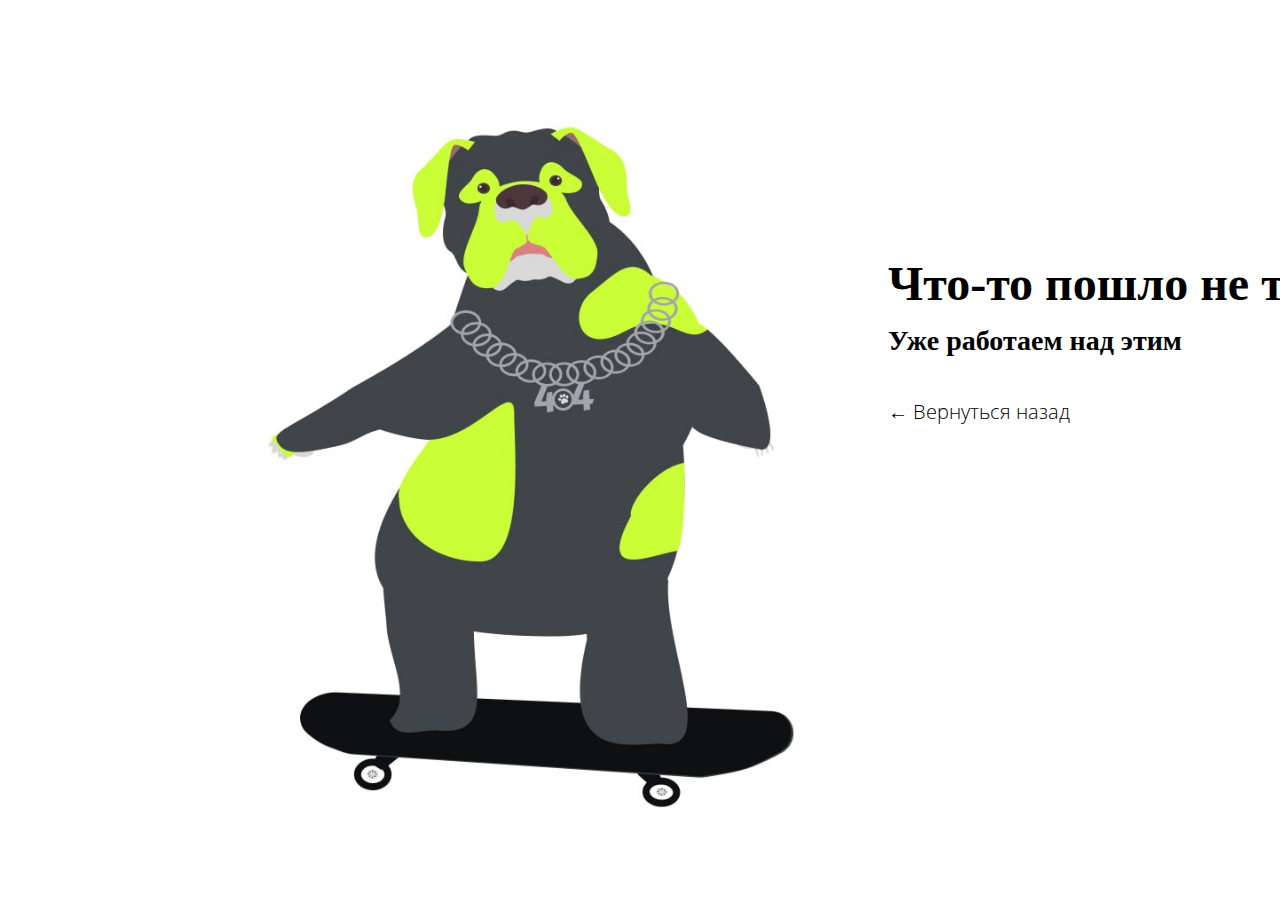
<file: 404/index.html>
<!DOCTYPE html>
<html lang="en">
    <head>
        <meta charset="UTF-8">
        <meta name="viewport" content="width=device-width, initial-scale=1.0">
        <link href="../404/style.css" rel="stylesheet">
        <title>404</title>
</head>
<body>
    <div class="container">
        <div class="photo">
        </div>
            
        <h3 class="what">Что-то пошло не так...</h3>
        <h5 class="wait">Уже работаем над этим</h5>
        <a href="../profile/profile-tasks.html" class="go">&larr; Вернуться назад</a>
    </div>


</body>
</html>
</file>
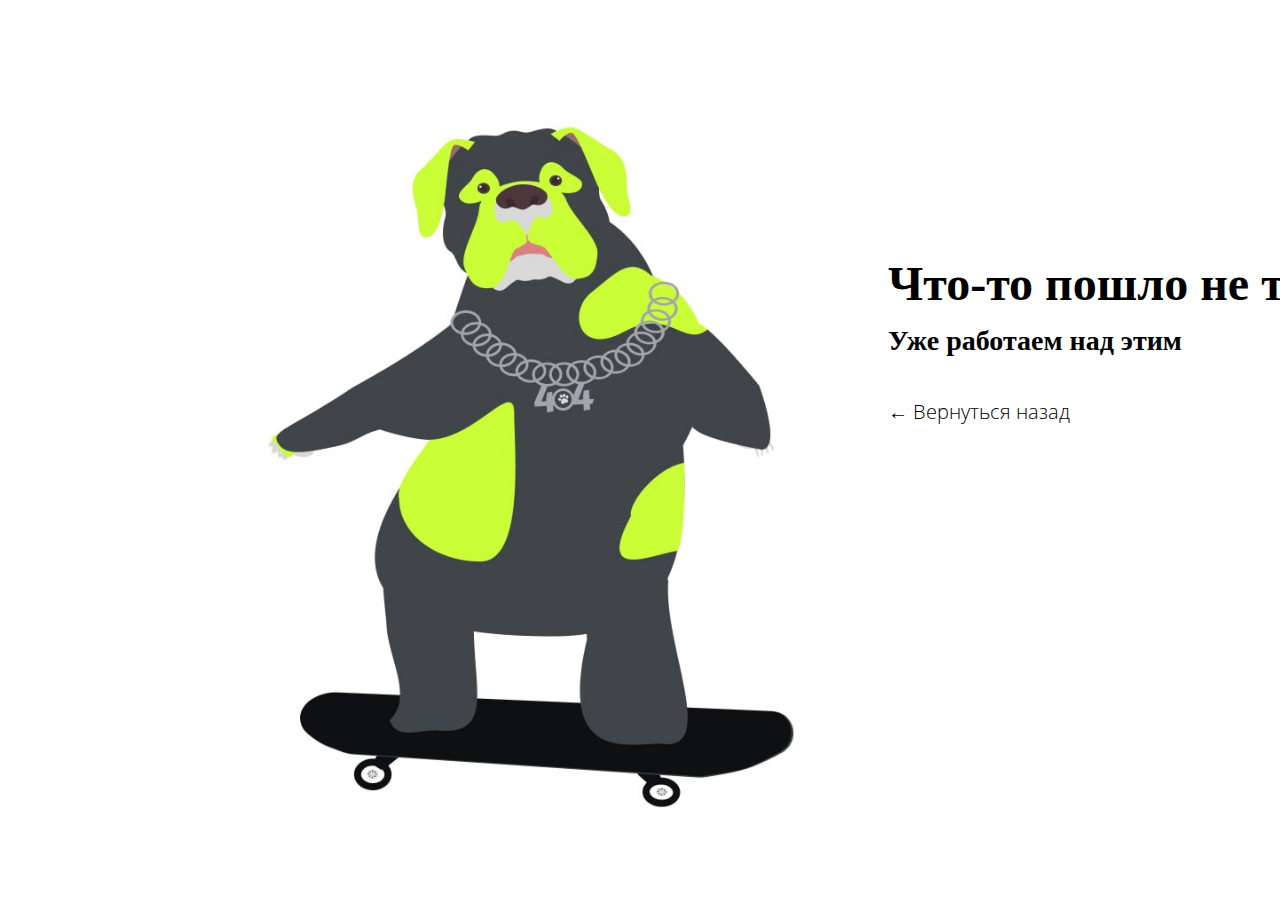
<file: 404log/index.html>
<!DOCTYPE html>
<html lang="en">
    <head>
        <meta charset="UTF-8">
        <meta name="viewport" content="width=device-width, initial-scale=1.0">
        <link href="../404/style.css" rel="stylesheet">
        <title>404</title>
</head>
<body>
    <div class="container">
        <div class="photo">
        </div>
            
        <h3 class="what">Что-то пошло не так...</h3>
        <h5 class="wait">Уже работаем над этим</h5>
        <a href="../login/index.html" class="go">&larr; Вернуться назад</a>
    </div>


</body>
</html>
</file>
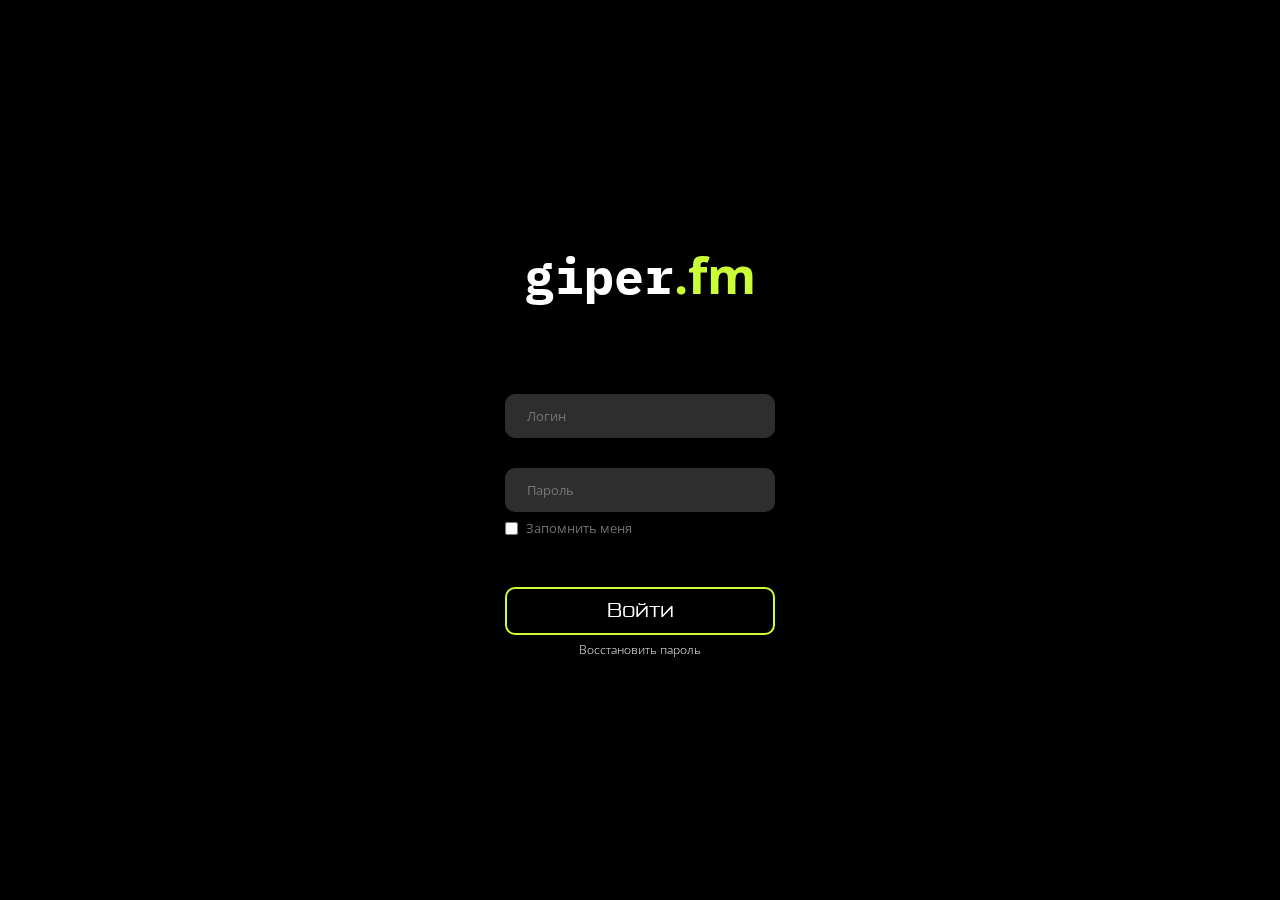
<file: login/index.html>
<!DOCTYPE html>
<html lang="ru">

<head>
    <meta charset="UTF-8">
    <meta name="viewport" content="width=device-width, initial-scale=1.0">
    <title>index</title>
    <link rel="stylesheet" href="../login/style.css" />
</head>

<body>
    <div class="container">
        <form action="../profile/profile-tasks.html">
            <h2>giper<span>.fm</span></h2>
            <div class="input-field">
                <input placeholder="Логин" type="text" required />
                <label class="label"></label>
            </div>
            <div class="input-field">
                <input id="password-input" placeholder="Пароль" type="password" required />
                <label class="label"></label>
            </div>
            
            <span class="error" id="error-message">Пароль введен неверно</span>

            <div class="forget">
                <label for="Save-login">
                    <input type="checkbox" id="Save-login" />
                    <p>Запомнить меня</p>
                </label>
            </div>
                    <button type="submit">Войти</button>
            <div>
                <a href="../404log/index.html">Восстановить пароль</a>
            </div>
            
            
        </form>
            </div>

    <script>
        document.querySelector('form').addEventListener('submit', function(event) {
            var passwordInput = document.getElementById('password-input');
            var errorMessage = document.getElementById('error-message');

            // Проверяем, правильный ли пароль
            if (passwordInput.value !== '1111') {
                errorMessage.style.display = 'block'; // Показываем сообщение об ошибке
                event.preventDefault(); // Предотвращаем отправку формы
            }
        });
    </script>
</body>

</html>
</file>
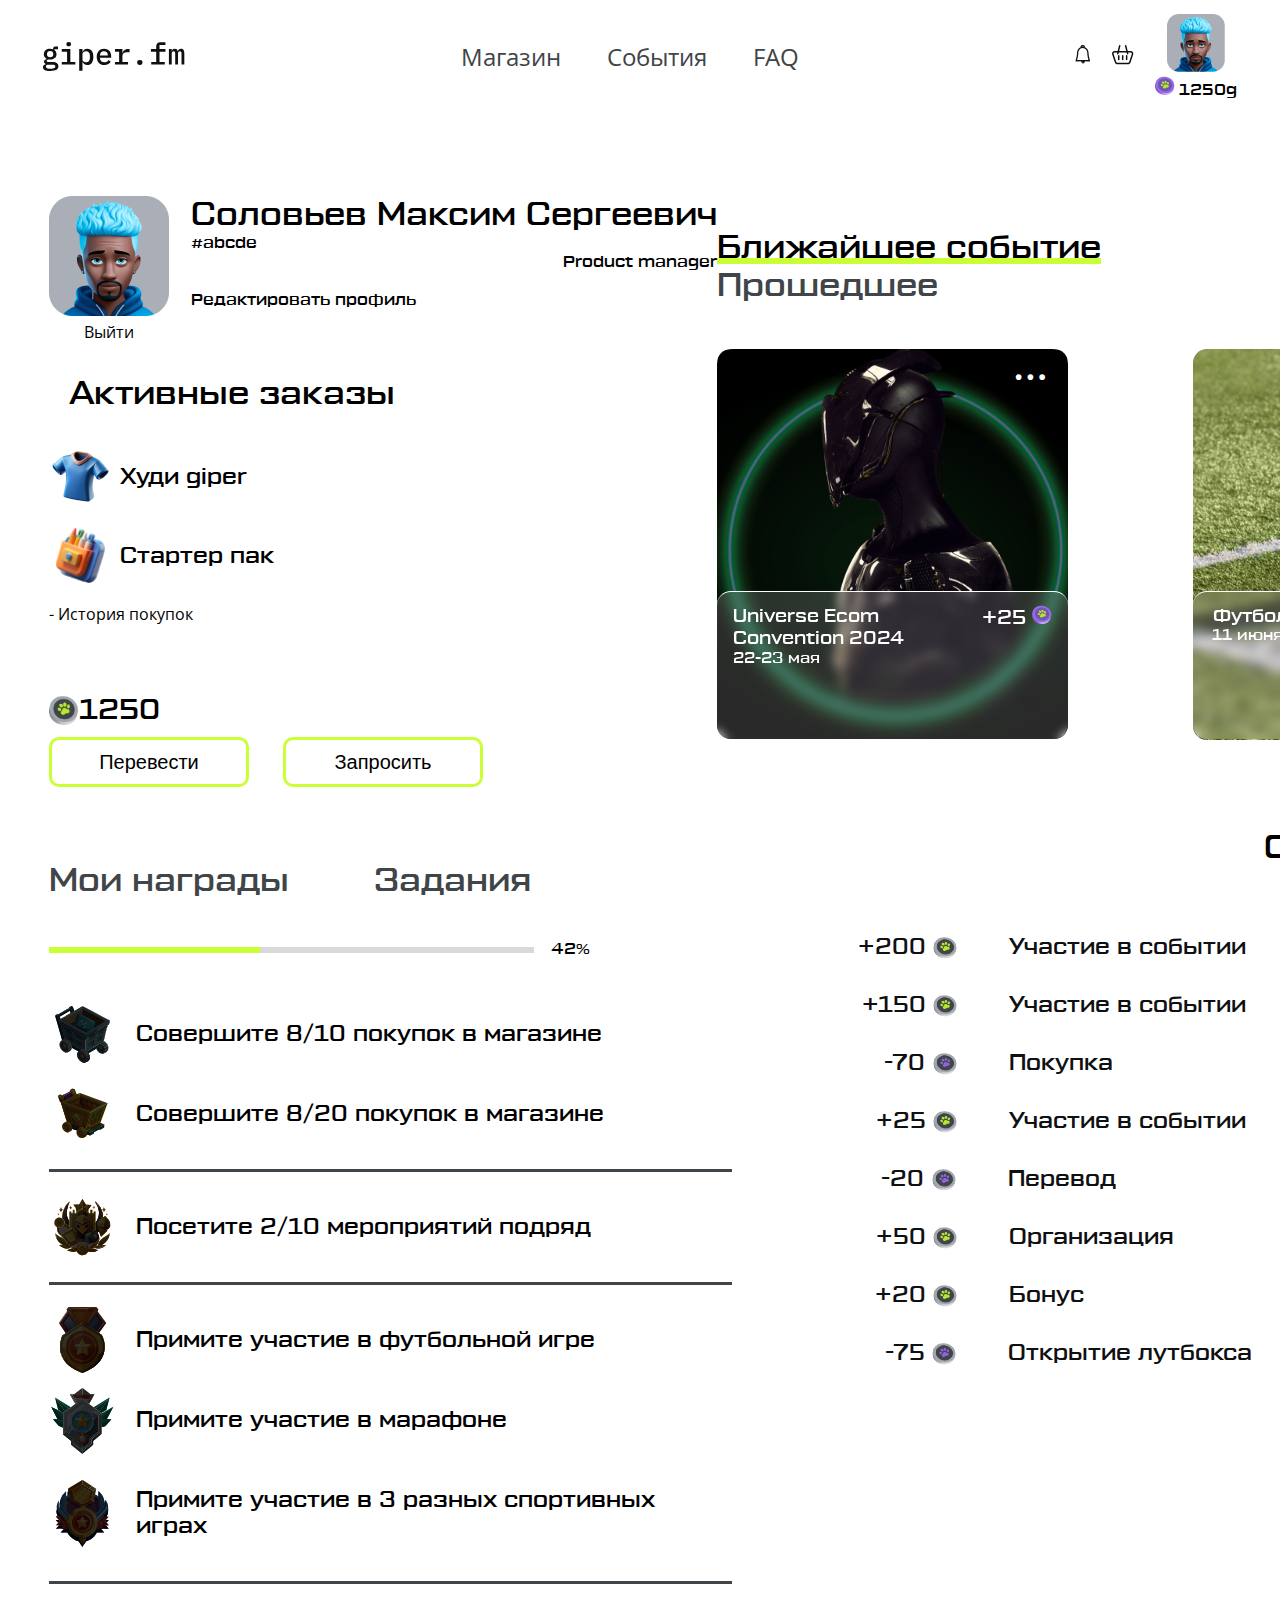
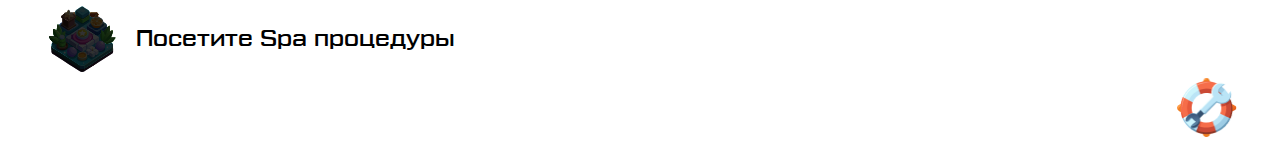
<file: profile/profile-tasks.html>
﻿<!DOCTYPE html>
<html lang="en">
<head>
    <meta charset="UTF-8">
    <meta name="viewport" content="width=device-width, initial-scale=1.0">
    <link rel="stylesheet" href="style.css">
    <title>Профиль Задания</title>
</head>
<body>
    <!-- Шапка -->
    <header>
        <!-- Логотип -->
        <div class="logo">
            <img src="img/logo.svg" alt="giper.fm">
        </div>

        <!-- Главное меню -->
        <nav class="main-menu">
            <a href="../404/index.html" class="nav">Магазин</a>
            <a href="../404/index.html" class="nav">События</a>
            <a href="../404/index.html" class="nav">FAQ</a>
        </nav>
        
        <!-- Меню справа -->
        <nav class="right-menu">
            <a href="../404/index.html" class="right"> <img src="img/icon-bell.svg" alt="Уведомления" width="16" height="19"> </a>
            <a href="../404/index.html" class="right"> <img src="img/icon-basket.svg" alt="Корзина" width="22" height="20"> </a>
            
            <!-- Аватарка и строка с деньгами -->
            <div class="avatar-and-money">
                <img class="avatar" src="img/profilepicture.png" alt="Аватарка">
                <div>
                    <img src="img/coin.png" width="20" height="19">
                    <span class="money">
                        <a href="../404/index.html">1250g</a>
                    </span>
                </div>
            </div>
        </nav>
    </header>



    <main>
        <!-- Столбец с профилем -->
        <div class="column-profile">
            <!-- Шапка профиля -->
            <div class="profile-header">
                <div class="avatar-and-exit">
                    <img src="img/profilepicture-mid.png" alt="Аватарка" width="120" height="120">
                    <br>
                    <a href="../login/index.html" class="quit">Выйти</a>
                </div>

                <div class="fio-block">
                    <span class="text-fio">Соловьев Максим Сергеевич</span> <br>
                    <span class="text-hashtag">#abcde</span> <br>
                    <span class="text-job">Product manager</span> <br>
                    <a href="../404/index.html" class="text-edit">Редактировать профиль</a>
                </div>
            </div>

            <!-- Активные заказы -->
            <div class="active-orders">
                <p class="text-active">Активные заказы</p>
                
                <div class="active-order">
                    <img src="img/t-shirt.png">
                    Худи giper
                </div>
                <div class="active-order">
                    <img src="img/kontsilaria.png">
                    Стартер пак
                </div>

                <a href="../404/index.html" class="text-history">- История покупок</a>
            </div>

            <!-- Блок финансов -->
            <div class="finance-block">
                <div class="finance-row">
                    <img src="img/money-green.png" width="30" height="30">
                    <span>1250</span>
                </div>

                <button class="finance-button">Перевести</button>
                <button class="finance-button">Запросить</button>
            </div>

            <!-- Задания -->
            <div class="tasks-block">
                <span class="text-tasks-title event-tab" id="tasks-link">Мои награды</span>
                <span class="text-tasks-title event-tab" id="achievements-link">Задания</span>
                
                <div class="progress-block">

                    <div class="progress-bar">
                        <div class="progress"></div>
                    </div>

                    <span class="text-progress">42%</span>
                </div>
            </div>

            <!-- Содержание заданий (Серый блок)-->
            <div class="tasks-content">
                <div class="work">
                    <div class="wowo">
                        <img class="img-work" src="../work-img/7.svg">
                        <p>Совершите 8/10 покупок в магазине</p>
                    </div>

                    <div class="wowo">
                        <img class="img-work" src="../work-img/6.svg">
                        <p>Совершите 8/20 покупок в магазине</p>
                    </div>

                    <div class="line"></div>

                    <div class="wowo">
                        <img class="img-work" src="../work-img/5.svg">
                        <p>Посетите 2/10 мероприятий подряд</p>
                    </div>

                    <div class="line"></div>

                    <div class="wowo">
                        <img class="img-work" src="../work-img/4.svg">
                        <p>Примите участие в футбольной игре</p>
                    </div>

                    <div class="wowo">
                        <img class="img-work" src="../work-img/3.svg">
                        <p>Примите участие в марафоне</p>
                    </div>

                    <div class="wowo">
                        <img class="img-work" src="../work-img/2.svg">
                        <p>Примите участие в 3 разных спортивных играх</p>
                    </div>

                    <div class="line"></div>

                    <div class="wowo">
                        <img class="img-work" src="../work-img/1.svg">
                        <p>Посетите Spa процедуры</p>
                    </div>


                </div>
            </div>
        </div>



        <!-- Столбец Ближайшие события -->
        <div class="column-events">
            <div class="events-header">
                <a class="text-events-title event-tab" id="upcoming-link" href="../404/index.html">Ближайшее событие</a>
                <a class="text-events-title event-tab" id="past-link" href="../404/index.html">Прошедшее</a>
            </div>



            <div class="events-body">
                <div class="event upcoming-event">
                    <img class="event-img1" src="img/event1.png" alt="Картинка события">    
                    <div class="event-dots1">...</div>
                    
                    <div class="event-info1">
                        <!-- Блок с информацией события -->
                        <span class="event-title1">
                            Universe Ecom <br>
                            Convention 2024
                        </span>
                        <br>
                        <span class="event-date1">22-23 мая</span>

                        <div class="event-profit1">
                            +25 
                            <img src="img/coin.png">
                        </div>
                    </div>
                </div>

                <div class="event upcoming-event" id="event2">
                    <img class="event-img2" src="img/event2.png" alt="Картинка события">    
                    
                    <div class="event-dots2">...</div>
                    
                    <div class="event-info2">
                        <span class="event-title2">
                            Футбольный матч
                        </span>
                        <br>
                        <span class="event-date2">11 июня | 17:00</span>

                        <div class="event-profit2">
                            +200
                        </div>
                    </div>
                </div>


                <div class="event past-event">
                    <img class="" alt="Картинка события">    
                    
                    <div class=""></div>
                    
                    <div class="">
                    </div>
                </div>
            </div>

            <div class="operations-block">




                <div class="frame">
                    <div class="text-tasks-title" style="text-align: right;">Операции</div>
                    <div class="div">
                        <div class="div-2">
                            <div class="text-wrapper-2">+200</div>
                            <img class="component" src="../work-img/green.svg">
                        </div>
                        <div class="text-wrapper-3">Участие в событии</div>
                    </div>
                    <div class="div-3">
                        <div class="div-2">
                            <div class="text-wrapper-2">+150</div>
                            <img class="component" src="../work-img/green.svg">
                        </div>
                        <div class="text-wrapper-3">Участие в событии</div>
                    </div>
                    <div class="div-4">
                        <div class="div-5">
                            <div class="text-wrapper-2">-70</div>
                            <img class="component" src="../work-img/fiol.svg">
                        </div>
                        <div class="text-wrapper-3">Покупка</div>
                    </div>
                    <div class="div-6">
                        <div class="div-2">
                            <div class="text-wrapper-2">+25</div>
                            <img class="component" src="../work-img/green.svg">
                        </div>
                        <div class="text-wrapper-3">Участие в событии</div>
                    </div>
                    <div class="div-7">
                        <div class="div-5">
                            <div class="text-wrapper-2">-20</div>
                            <img class="component" src="../work-img/fiol.svg">
                        </div>
                        <div class="text-wrapper-3">Перевод</div>
                    </div>
                    <div class="div-8">
                        <div class="div-2">
                            <div class="text-wrapper-2">+50</div>
                            <img class="component" src="../work-img/green.svg">
                        </div>
                        <div class="text-wrapper-3">Организация</div>
                    </div>
                    <div class="div-9">
                        <div class="div-2">
                            <div class="text-wrapper-2">+20</div>
                            <img class="component" src="../work-img/green.svg">
                        </div>
                        <div class="text-wrapper-3">Бонус</div>
                    </div>
                    <div class="div-10">
                        <div class="div-2">
                            <div class="text-wrapper-2">-75</div>
                            <img class="component" src="../work-img/fiol.svg">
                        </div>
                        <div class="text-wrapper-3">Открытие лутбокса</div>
                    </div>
                    <div class="text-wrapper-4">26.04.2024</div>
                    <div class="text-wrapper-5">07.05.2024</div>
                    <div class="text-wrapper-6">19.05.2024</div>
                    <div class="text-wrapper-7">22.05.2024</div>
                    <div class="text-wrapper-8">01.06.2024</div>
                    <div class="text-wrapper-9">14.06.2024</div>
                    <div class="text-wrapper-10">28.06.2024</div>
                    <div class="text-wrapper-11">10.07.2024</div>
                    <div class="group"><div class="rectangle"></div></div>
                </div>

            </div>
        </div>





        
    </main>


    <!-- Подвал -->
    <footer>
        <a href="../404/index.html">
            <img src="img/footer-icon.png" alt="Поддержка" width="60" height="60">
        </a>
    </footer>
<script src="../profile/in.js"></script>
</body>
</html>
</file>
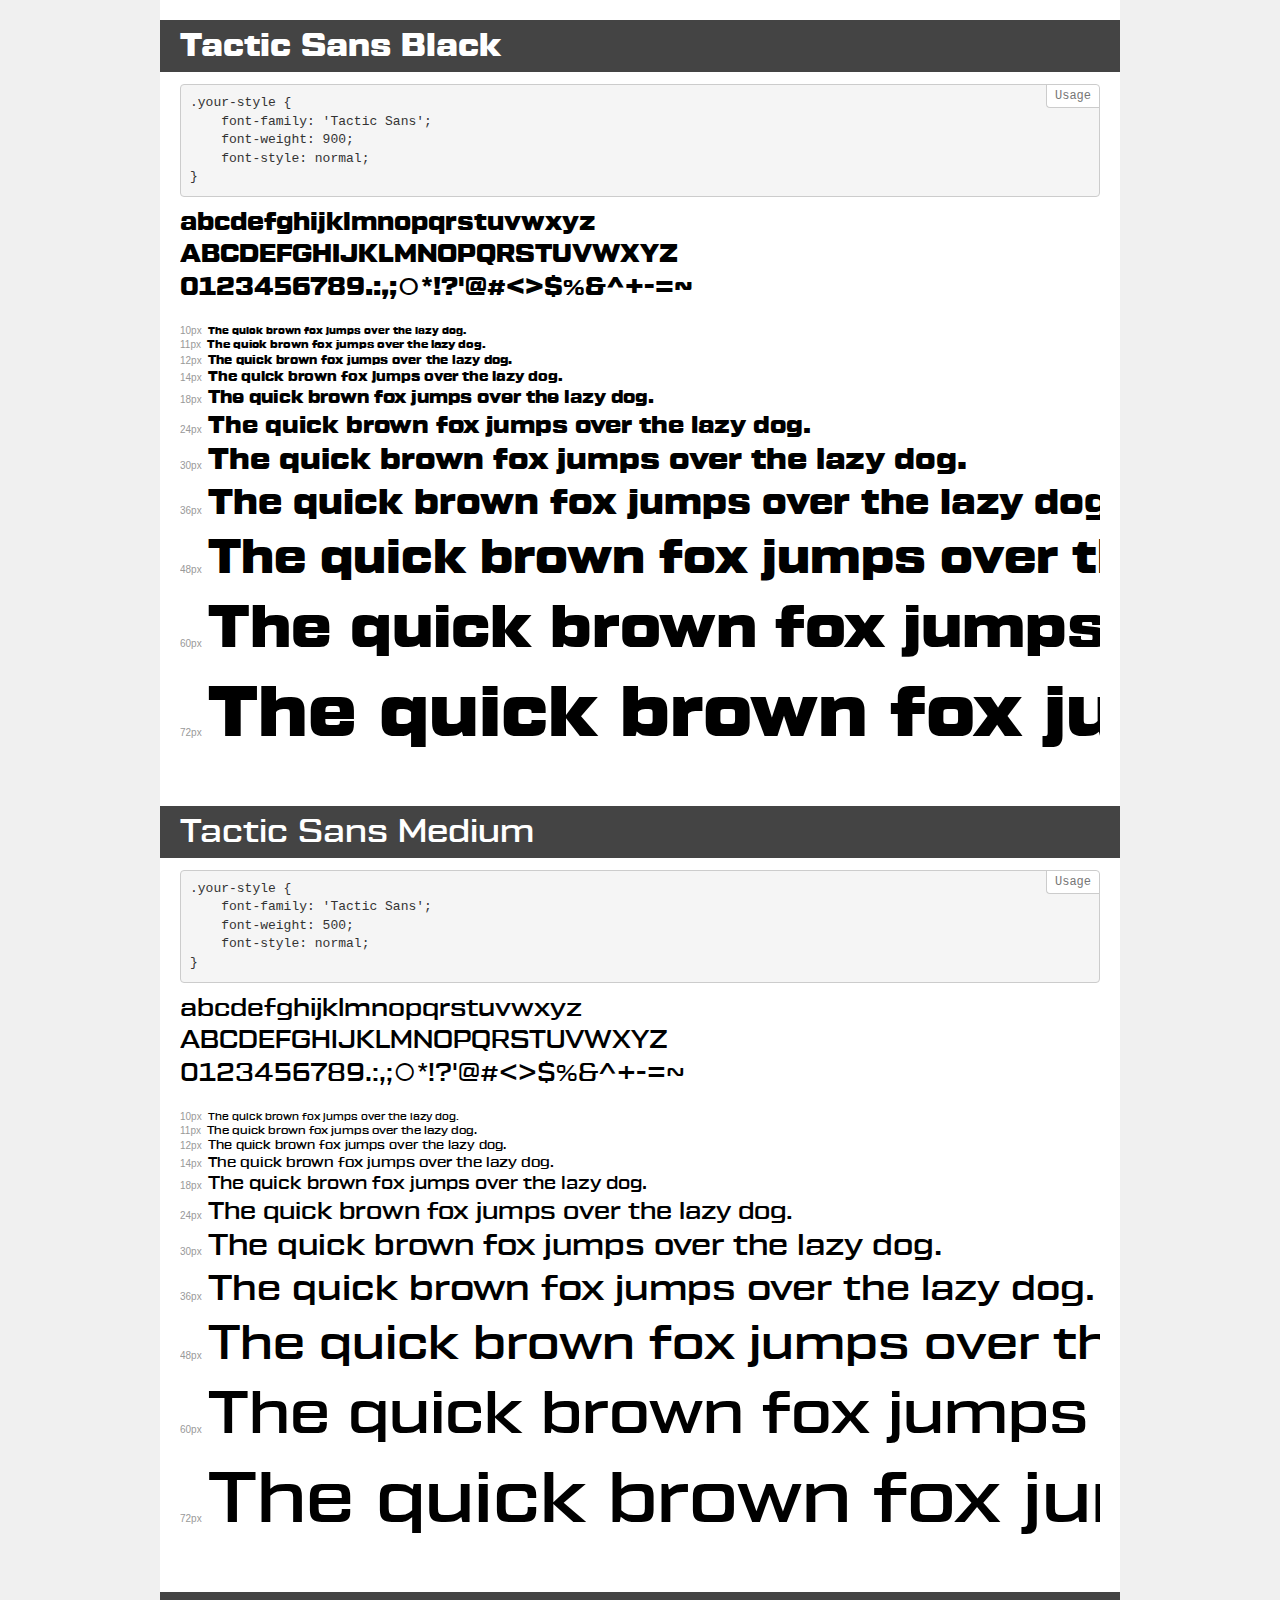
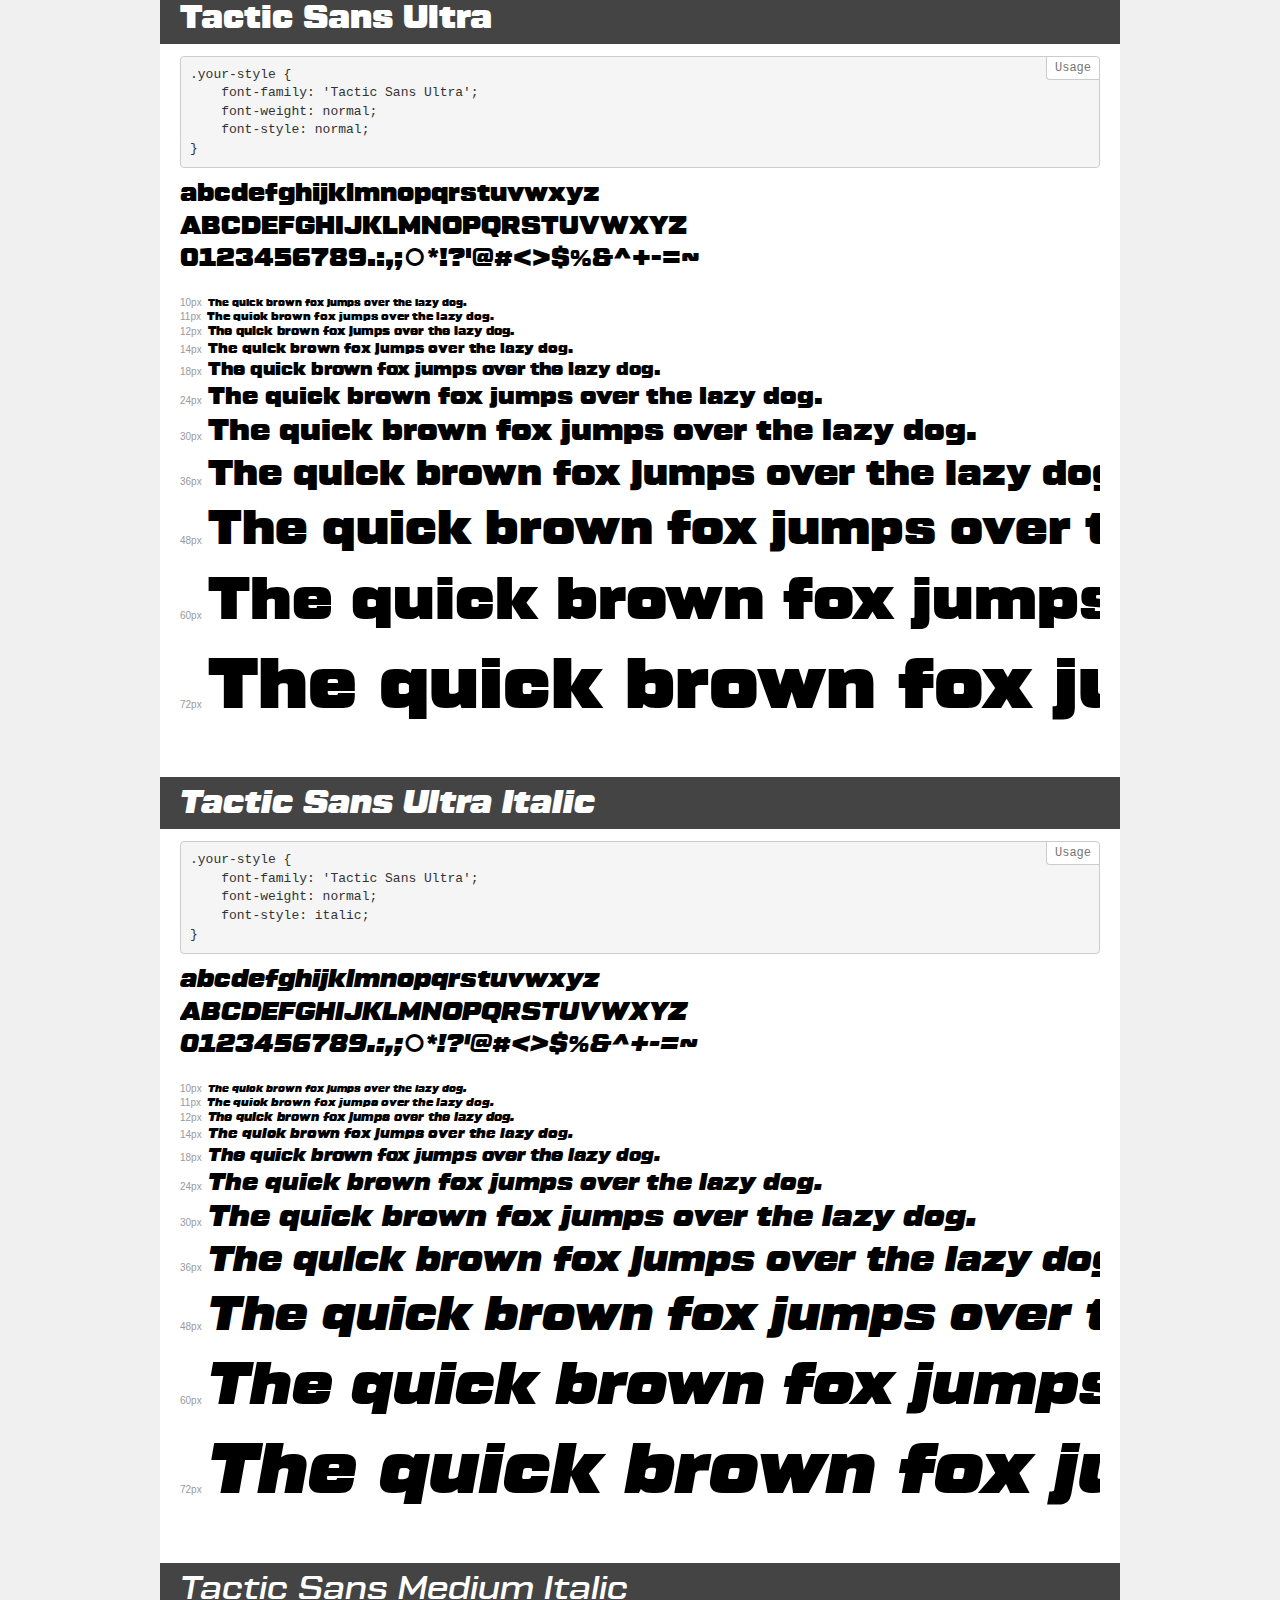
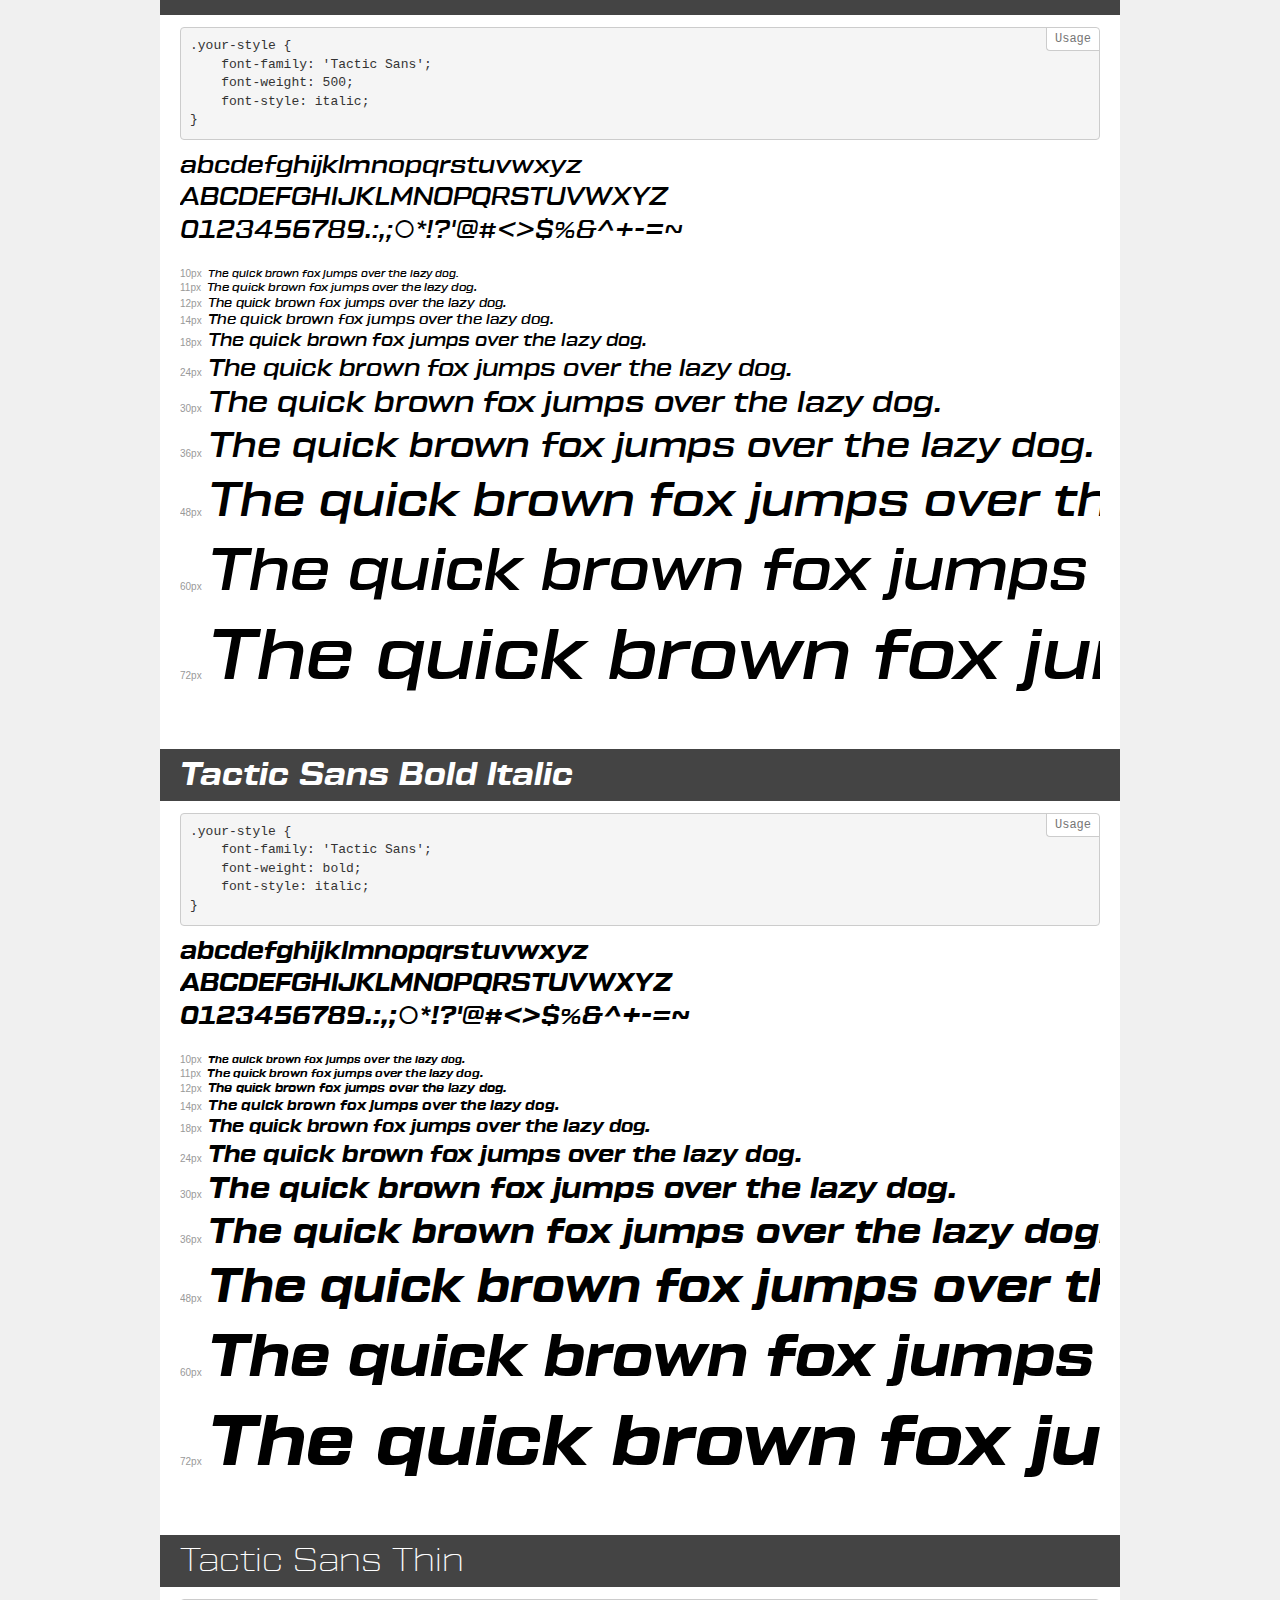
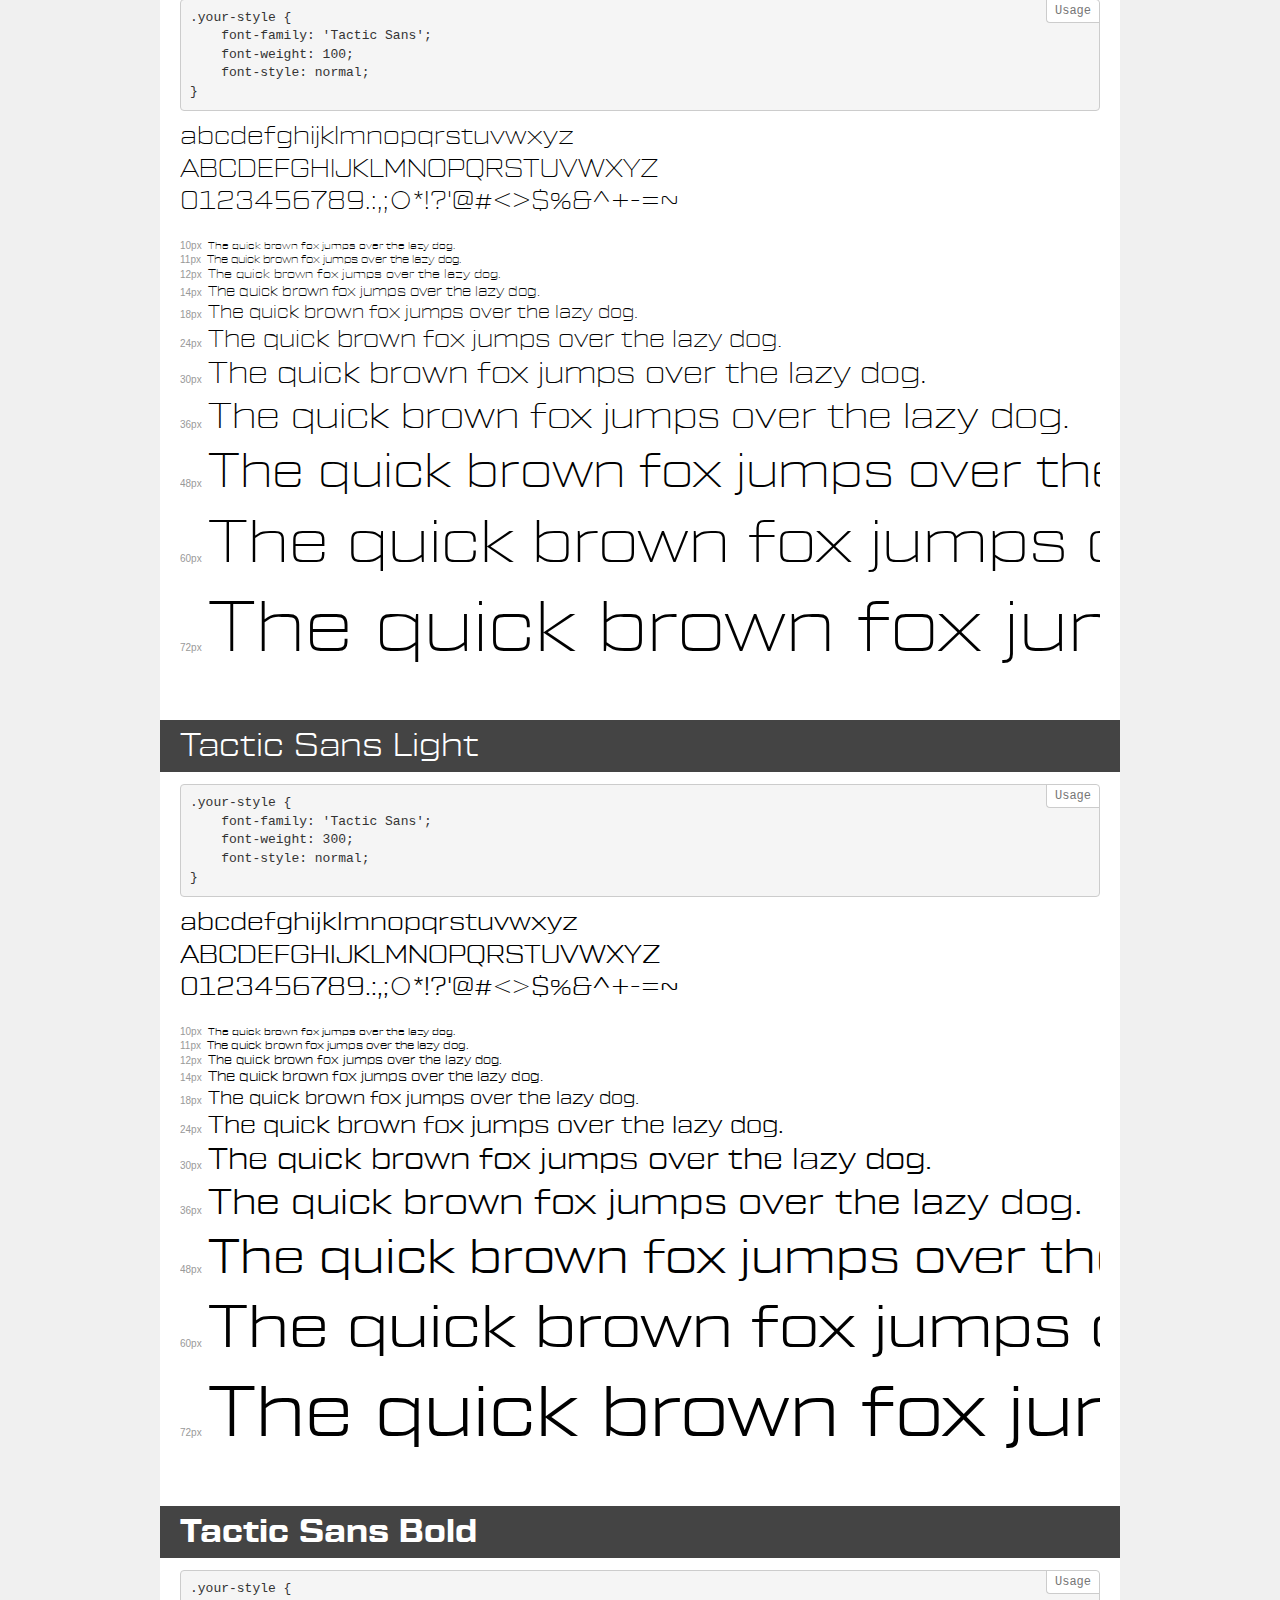
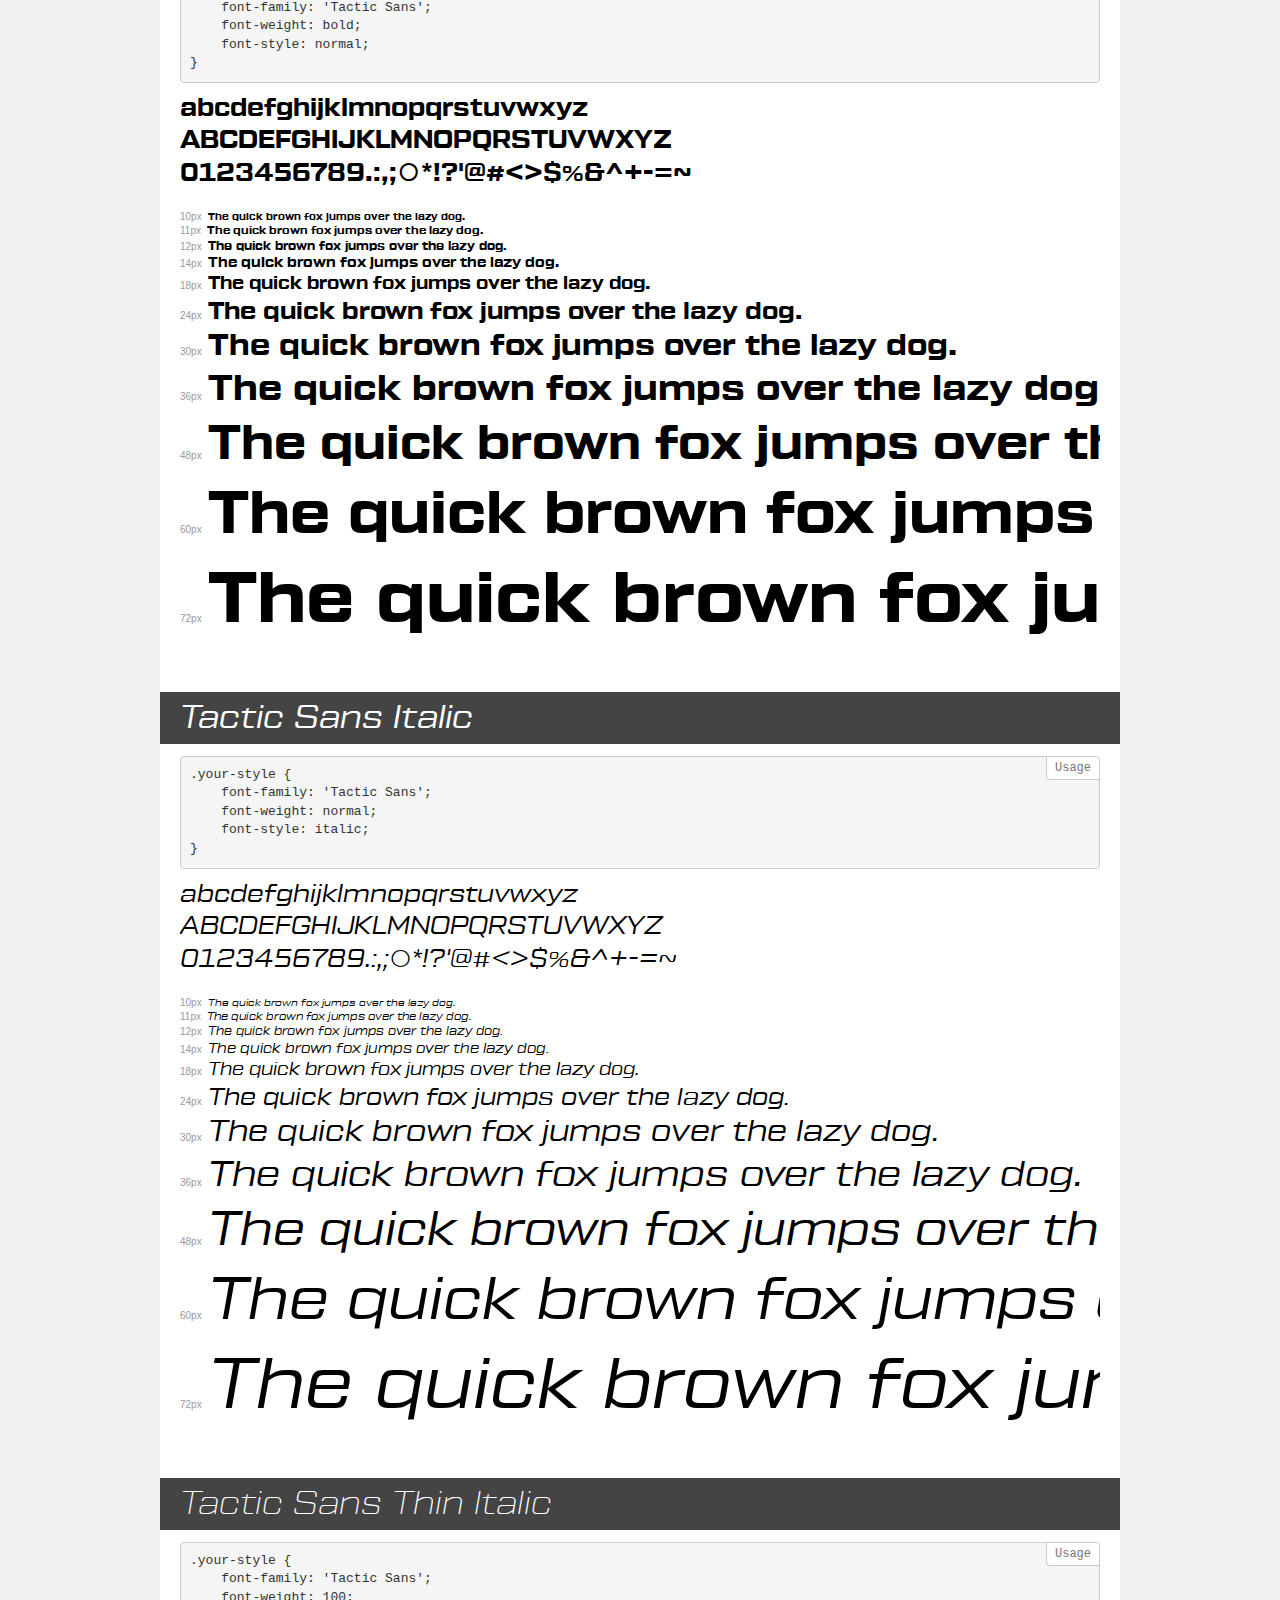
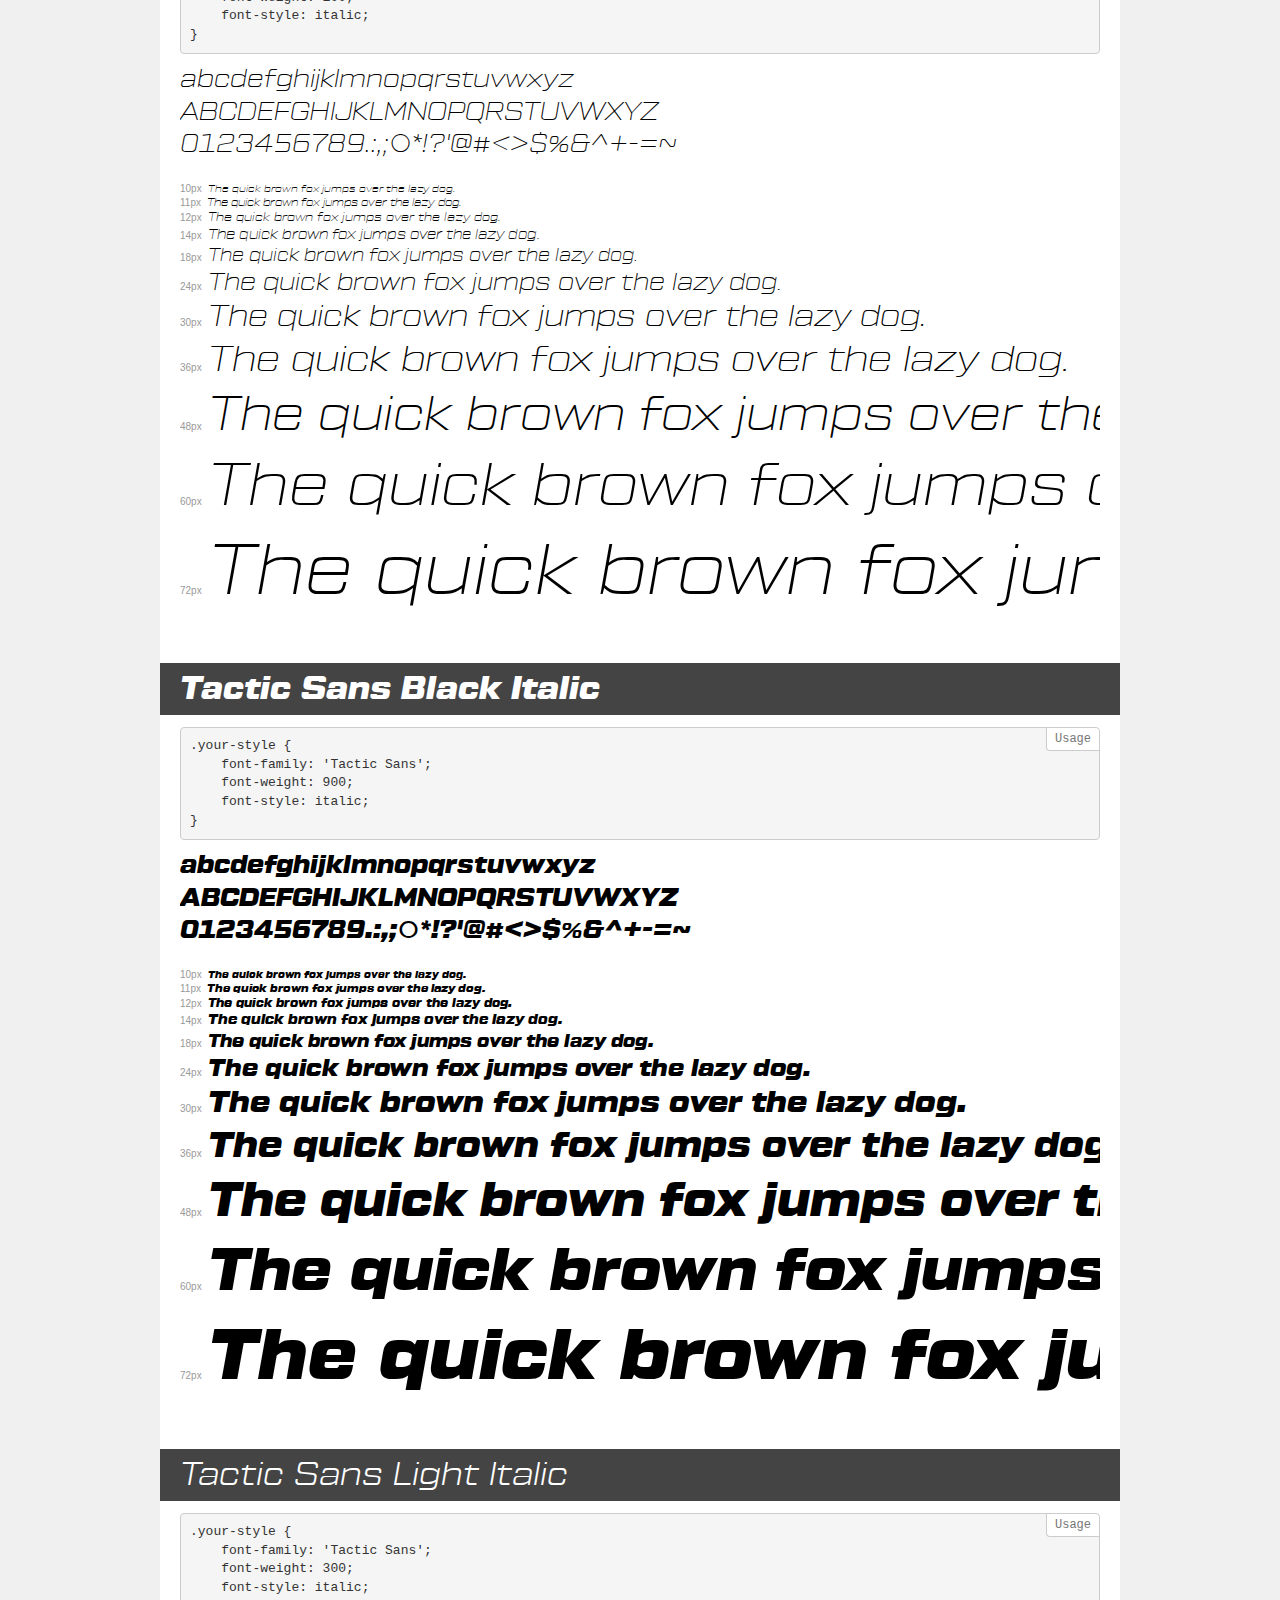
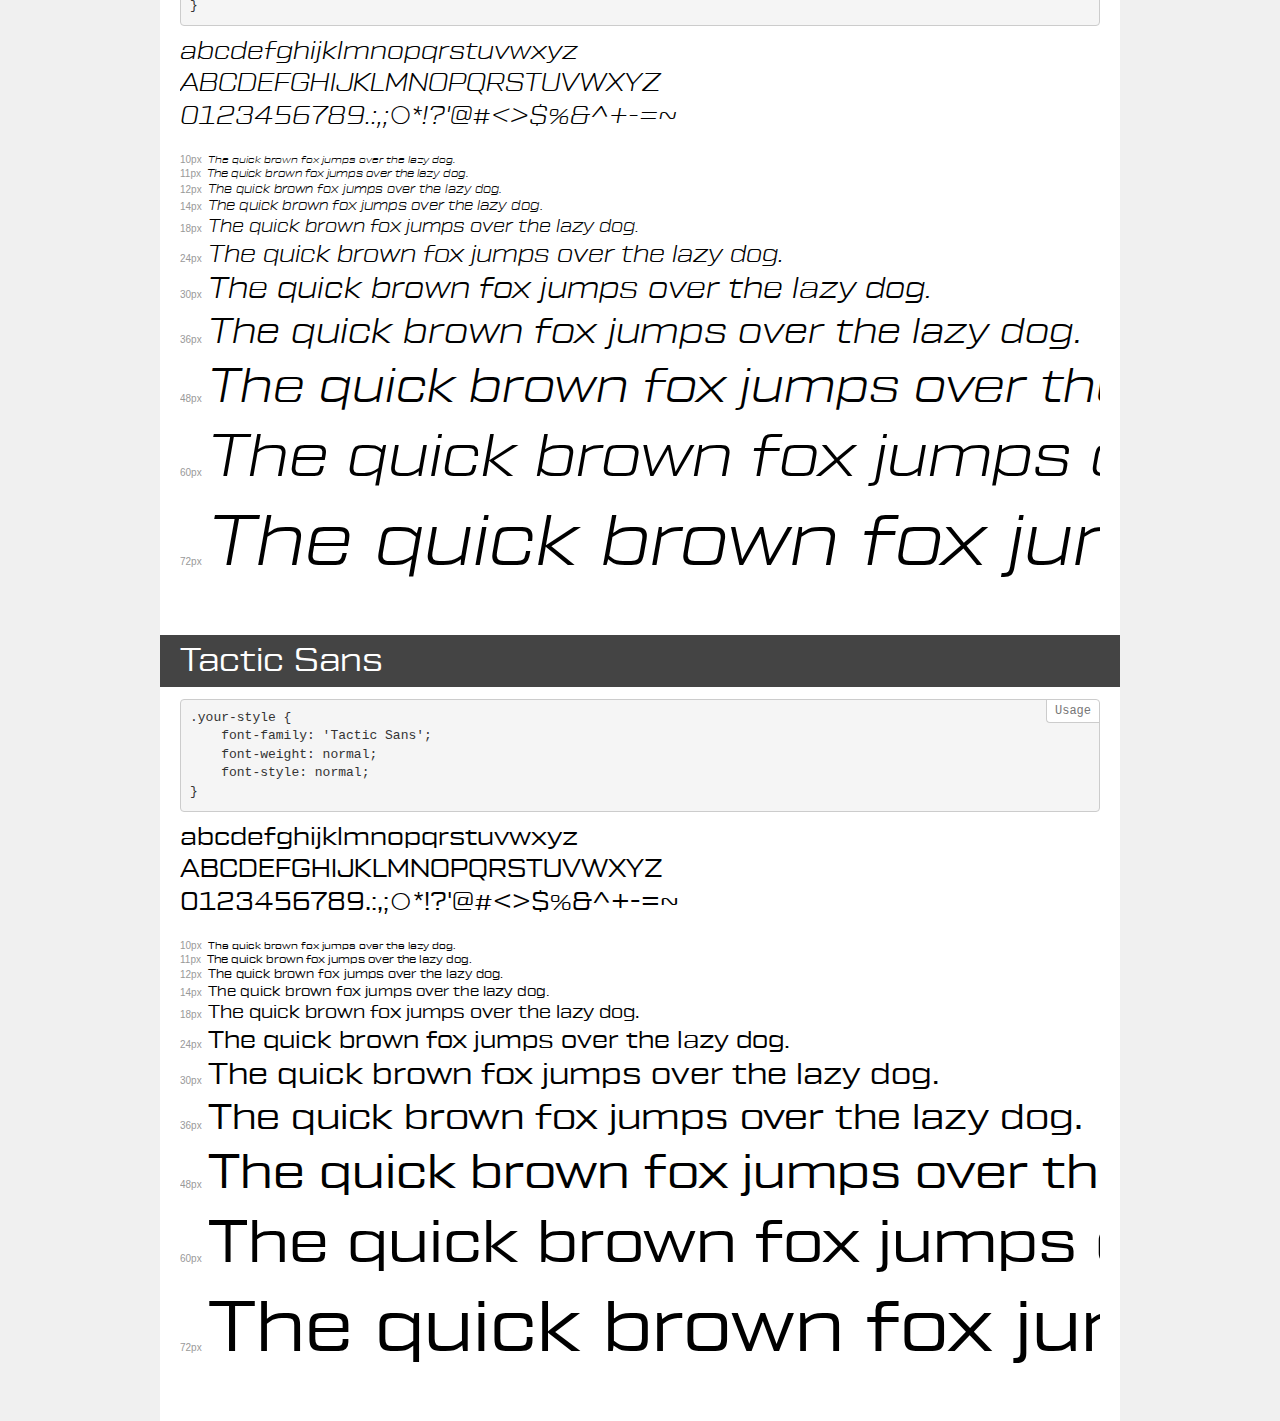
<file: login/font/demo.html>
<!DOCTYPE html>
<html lang="en">
<head>
    <meta charset="utf-8">
    <meta http-equiv="X-UA-Compatible" content="IE=edge">
    <meta name="viewport" content="width=device-width, initial-scale=1">
    <meta name="robots" content="noindex, noarchive">
    <meta name="format-detection" content="telephone=no">
    <title>Transfonter demo</title>
    <link href="stylesheet.css" rel="stylesheet">
    <style>
        /*
        http://meyerweb.com/eric/tools/css/reset/
        v2.0 | 20110126
        License: none (public domain)
        */
        html, body, div, span, applet, object, iframe,
        h1, h2, h3, h4, h5, h6, p, blockquote, pre,
        a, abbr, acronym, address, big, cite, code,
        del, dfn, em, img, ins, kbd, q, s, samp,
        small, strike, strong, sub, sup, tt, var,
        b, u, i, center,
        dl, dt, dd, ol, ul, li,
        fieldset, form, label, legend,
        table, caption, tbody, tfoot, thead, tr, th, td,
        article, aside, canvas, details, embed,
        figure, figcaption, footer, header, hgroup,
        menu, nav, output, ruby, section, summary,
        time, mark, audio, video {
            margin: 0;
            padding: 0;
            border: 0;
            font-size: 100%;
            font: inherit;
            vertical-align: baseline;
        }
        /* HTML5 display-role reset for older browsers */
        article, aside, details, figcaption, figure,
        footer, header, hgroup, menu, nav, section {
            display: block;
        }
        body {
            line-height: 1;
        }
        ol, ul {
            list-style: none;
        }
        blockquote, q {
            quotes: none;
        }
        blockquote:before, blockquote:after,
        q:before, q:after {
            content: '';
            content: none;
        }
        table {
            border-collapse: collapse;
            border-spacing: 0;
        }
        /* demo styles */
        body {
            background: #f0f0f0;
            color: #000;
        }
        .page {
            background: #fff;
            width: 920px;
            margin: 0 auto;
            padding: 20px 20px 0 20px;
            overflow: hidden;
        }
        .font-container {
            overflow-x: auto;
            overflow-y: hidden;
            margin-bottom: 40px;
            line-height: 1.3;
            white-space: nowrap;
            padding-bottom: 5px;
        }
        h1 {
            position: relative;
            background: #444;
            font-size: 32px;
            color: #fff;
            padding: 10px 20px;
            margin: 0 -20px 12px -20px;
        }
        .letters {
            font-size: 25px;
            margin-bottom: 20px;
        }
        .s10:before {
            content: '10px';
        }
        .s11:before {
            content: '11px';
        }
        .s12:before {
            content: '12px';
        }
        .s14:before {
            content: '14px';
        }
        .s18:before {
            content: '18px';
        }
        .s24:before {
            content: '24px';
        }
        .s30:before {
            content: '30px';
        }
        .s36:before {
            content: '36px';
        }
        .s48:before {
            content: '48px';
        }
        .s60:before {
            content: '60px';
        }
        .s72:before {
            content: '72px';
        }
        .s10:before, .s11:before, .s12:before, .s14:before,
        .s18:before, .s24:before, .s30:before, .s36:before,
        .s48:before, .s60:before, .s72:before {
            font-family: Arial, sans-serif;
            font-size: 10px;
            font-weight: normal;
            font-style: normal;
            color: #999;
            padding-right: 6px;
        }
        pre {
            display: block;
            position: relative;
            padding: 9px;
            margin: 0 0 10px;
            font-family: Monaco, Menlo, Consolas, "Courier New", monospace;
            font-size: 13px;
            line-height: 1.428571429;
            color: #333;
            font-weight: normal;
            font-style: normal;
            background-color: #f5f5f5;
            border: 1px solid #ccc;
            overflow-x: auto;
            border-radius: 4px;
        }
        pre:after {
            display: block;
            position: absolute;
            right: 0;
            top: 0;
            content: 'Usage';
            line-height: 1;
            padding: 5px 8px;
            font-size: 12px;
            color: #767676;
            background-color: #fff;
            border: 1px solid #ccc;
            border-right: none;
            border-top: none;
            border-radius: 0 4px 0 4px;
            z-index: 10;
        }
        /* responsive */
        @media (max-width: 959px) {
            .page {
                width: auto;
                margin: 0;
            }
        }
    </style>
</head>
<body>
<div class="page">
    <div class="demo">
        <h1 style="font-family: 'Tactic Sans'; font-weight: 900; font-style: normal;">Tactic Sans Black</h1>
        <pre>.your-style {
    font-family: 'Tactic Sans';
    font-weight: 900;
    font-style: normal;
}</pre>
        <div class="font-container" style="font-family: 'Tactic Sans'; font-weight: 900; font-style: normal;">
            <p class="letters">
                abcdefghijklmnopqrstuvwxyz<br>
ABCDEFGHIJKLMNOPQRSTUVWXYZ<br>
                0123456789.:,;()*!?'@#<>$%&^+-=~
            </p>
            <p class="s10" style="font-size: 10px;">The quick brown fox jumps over the lazy dog.</p>
            <p class="s11" style="font-size: 11px;">The quick brown fox jumps over the lazy dog.</p>
            <p class="s12" style="font-size: 12px;">The quick brown fox jumps over the lazy dog.</p>
            <p class="s14" style="font-size: 14px;">The quick brown fox jumps over the lazy dog.</p>
            <p class="s18" style="font-size: 18px;">The quick brown fox jumps over the lazy dog.</p>
            <p class="s24" style="font-size: 24px;">The quick brown fox jumps over the lazy dog.</p>
            <p class="s30" style="font-size: 30px;">The quick brown fox jumps over the lazy dog.</p>
            <p class="s36" style="font-size: 36px;">The quick brown fox jumps over the lazy dog.</p>
            <p class="s48" style="font-size: 48px;">The quick brown fox jumps over the lazy dog.</p>
            <p class="s60" style="font-size: 60px;">The quick brown fox jumps over the lazy dog.</p>
            <p class="s72" style="font-size: 72px;">The quick brown fox jumps over the lazy dog.</p>
        </div>
    </div>
    <div class="demo">
        <h1 style="font-family: 'Tactic Sans'; font-weight: 500; font-style: normal;">Tactic Sans Medium</h1>
        <pre>.your-style {
    font-family: 'Tactic Sans';
    font-weight: 500;
    font-style: normal;
}</pre>
        <div class="font-container" style="font-family: 'Tactic Sans'; font-weight: 500; font-style: normal;">
            <p class="letters">
                abcdefghijklmnopqrstuvwxyz<br>
ABCDEFGHIJKLMNOPQRSTUVWXYZ<br>
                0123456789.:,;()*!?'@#<>$%&^+-=~
            </p>
            <p class="s10" style="font-size: 10px;">The quick brown fox jumps over the lazy dog.</p>
            <p class="s11" style="font-size: 11px;">The quick brown fox jumps over the lazy dog.</p>
            <p class="s12" style="font-size: 12px;">The quick brown fox jumps over the lazy dog.</p>
            <p class="s14" style="font-size: 14px;">The quick brown fox jumps over the lazy dog.</p>
            <p class="s18" style="font-size: 18px;">The quick brown fox jumps over the lazy dog.</p>
            <p class="s24" style="font-size: 24px;">The quick brown fox jumps over the lazy dog.</p>
            <p class="s30" style="font-size: 30px;">The quick brown fox jumps over the lazy dog.</p>
            <p class="s36" style="font-size: 36px;">The quick brown fox jumps over the lazy dog.</p>
            <p class="s48" style="font-size: 48px;">The quick brown fox jumps over the lazy dog.</p>
            <p class="s60" style="font-size: 60px;">The quick brown fox jumps over the lazy dog.</p>
            <p class="s72" style="font-size: 72px;">The quick brown fox jumps over the lazy dog.</p>
        </div>
    </div>
    <div class="demo">
        <h1 style="font-family: 'Tactic Sans Ultra'; font-weight: normal; font-style: normal;">Tactic Sans Ultra</h1>
        <pre>.your-style {
    font-family: 'Tactic Sans Ultra';
    font-weight: normal;
    font-style: normal;
}</pre>
        <div class="font-container" style="font-family: 'Tactic Sans Ultra'; font-weight: normal; font-style: normal;">
            <p class="letters">
                abcdefghijklmnopqrstuvwxyz<br>
ABCDEFGHIJKLMNOPQRSTUVWXYZ<br>
                0123456789.:,;()*!?'@#<>$%&^+-=~
            </p>
            <p class="s10" style="font-size: 10px;">The quick brown fox jumps over the lazy dog.</p>
            <p class="s11" style="font-size: 11px;">The quick brown fox jumps over the lazy dog.</p>
            <p class="s12" style="font-size: 12px;">The quick brown fox jumps over the lazy dog.</p>
            <p class="s14" style="font-size: 14px;">The quick brown fox jumps over the lazy dog.</p>
            <p class="s18" style="font-size: 18px;">The quick brown fox jumps over the lazy dog.</p>
            <p class="s24" style="font-size: 24px;">The quick brown fox jumps over the lazy dog.</p>
            <p class="s30" style="font-size: 30px;">The quick brown fox jumps over the lazy dog.</p>
            <p class="s36" style="font-size: 36px;">The quick brown fox jumps over the lazy dog.</p>
            <p class="s48" style="font-size: 48px;">The quick brown fox jumps over the lazy dog.</p>
            <p class="s60" style="font-size: 60px;">The quick brown fox jumps over the lazy dog.</p>
            <p class="s72" style="font-size: 72px;">The quick brown fox jumps over the lazy dog.</p>
        </div>
    </div>
    <div class="demo">
        <h1 style="font-family: 'Tactic Sans Ultra'; font-weight: normal; font-style: italic;">Tactic Sans Ultra Italic</h1>
        <pre>.your-style {
    font-family: 'Tactic Sans Ultra';
    font-weight: normal;
    font-style: italic;
}</pre>
        <div class="font-container" style="font-family: 'Tactic Sans Ultra'; font-weight: normal; font-style: italic;">
            <p class="letters">
                abcdefghijklmnopqrstuvwxyz<br>
ABCDEFGHIJKLMNOPQRSTUVWXYZ<br>
                0123456789.:,;()*!?'@#<>$%&^+-=~
            </p>
            <p class="s10" style="font-size: 10px;">The quick brown fox jumps over the lazy dog.</p>
            <p class="s11" style="font-size: 11px;">The quick brown fox jumps over the lazy dog.</p>
            <p class="s12" style="font-size: 12px;">The quick brown fox jumps over the lazy dog.</p>
            <p class="s14" style="font-size: 14px;">The quick brown fox jumps over the lazy dog.</p>
            <p class="s18" style="font-size: 18px;">The quick brown fox jumps over the lazy dog.</p>
            <p class="s24" style="font-size: 24px;">The quick brown fox jumps over the lazy dog.</p>
            <p class="s30" style="font-size: 30px;">The quick brown fox jumps over the lazy dog.</p>
            <p class="s36" style="font-size: 36px;">The quick brown fox jumps over the lazy dog.</p>
            <p class="s48" style="font-size: 48px;">The quick brown fox jumps over the lazy dog.</p>
            <p class="s60" style="font-size: 60px;">The quick brown fox jumps over the lazy dog.</p>
            <p class="s72" style="font-size: 72px;">The quick brown fox jumps over the lazy dog.</p>
        </div>
    </div>
    <div class="demo">
        <h1 style="font-family: 'Tactic Sans'; font-weight: 500; font-style: italic;">Tactic Sans Medium Italic</h1>
        <pre>.your-style {
    font-family: 'Tactic Sans';
    font-weight: 500;
    font-style: italic;
}</pre>
        <div class="font-container" style="font-family: 'Tactic Sans'; font-weight: 500; font-style: italic;">
            <p class="letters">
                abcdefghijklmnopqrstuvwxyz<br>
ABCDEFGHIJKLMNOPQRSTUVWXYZ<br>
                0123456789.:,;()*!?'@#<>$%&^+-=~
            </p>
            <p class="s10" style="font-size: 10px;">The quick brown fox jumps over the lazy dog.</p>
            <p class="s11" style="font-size: 11px;">The quick brown fox jumps over the lazy dog.</p>
            <p class="s12" style="font-size: 12px;">The quick brown fox jumps over the lazy dog.</p>
            <p class="s14" style="font-size: 14px;">The quick brown fox jumps over the lazy dog.</p>
            <p class="s18" style="font-size: 18px;">The quick brown fox jumps over the lazy dog.</p>
            <p class="s24" style="font-size: 24px;">The quick brown fox jumps over the lazy dog.</p>
            <p class="s30" style="font-size: 30px;">The quick brown fox jumps over the lazy dog.</p>
            <p class="s36" style="font-size: 36px;">The quick brown fox jumps over the lazy dog.</p>
            <p class="s48" style="font-size: 48px;">The quick brown fox jumps over the lazy dog.</p>
            <p class="s60" style="font-size: 60px;">The quick brown fox jumps over the lazy dog.</p>
            <p class="s72" style="font-size: 72px;">The quick brown fox jumps over the lazy dog.</p>
        </div>
    </div>
    <div class="demo">
        <h1 style="font-family: 'Tactic Sans'; font-weight: bold; font-style: italic;">Tactic Sans Bold Italic</h1>
        <pre>.your-style {
    font-family: 'Tactic Sans';
    font-weight: bold;
    font-style: italic;
}</pre>
        <div class="font-container" style="font-family: 'Tactic Sans'; font-weight: bold; font-style: italic;">
            <p class="letters">
                abcdefghijklmnopqrstuvwxyz<br>
ABCDEFGHIJKLMNOPQRSTUVWXYZ<br>
                0123456789.:,;()*!?'@#<>$%&^+-=~
            </p>
            <p class="s10" style="font-size: 10px;">The quick brown fox jumps over the lazy dog.</p>
            <p class="s11" style="font-size: 11px;">The quick brown fox jumps over the lazy dog.</p>
            <p class="s12" style="font-size: 12px;">The quick brown fox jumps over the lazy dog.</p>
            <p class="s14" style="font-size: 14px;">The quick brown fox jumps over the lazy dog.</p>
            <p class="s18" style="font-size: 18px;">The quick brown fox jumps over the lazy dog.</p>
            <p class="s24" style="font-size: 24px;">The quick brown fox jumps over the lazy dog.</p>
            <p class="s30" style="font-size: 30px;">The quick brown fox jumps over the lazy dog.</p>
            <p class="s36" style="font-size: 36px;">The quick brown fox jumps over the lazy dog.</p>
            <p class="s48" style="font-size: 48px;">The quick brown fox jumps over the lazy dog.</p>
            <p class="s60" style="font-size: 60px;">The quick brown fox jumps over the lazy dog.</p>
            <p class="s72" style="font-size: 72px;">The quick brown fox jumps over the lazy dog.</p>
        </div>
    </div>
    <div class="demo">
        <h1 style="font-family: 'Tactic Sans'; font-weight: 100; font-style: normal;">Tactic Sans Thin</h1>
        <pre>.your-style {
    font-family: 'Tactic Sans';
    font-weight: 100;
    font-style: normal;
}</pre>
        <div class="font-container" style="font-family: 'Tactic Sans'; font-weight: 100; font-style: normal;">
            <p class="letters">
                abcdefghijklmnopqrstuvwxyz<br>
ABCDEFGHIJKLMNOPQRSTUVWXYZ<br>
                0123456789.:,;()*!?'@#<>$%&^+-=~
            </p>
            <p class="s10" style="font-size: 10px;">The quick brown fox jumps over the lazy dog.</p>
            <p class="s11" style="font-size: 11px;">The quick brown fox jumps over the lazy dog.</p>
            <p class="s12" style="font-size: 12px;">The quick brown fox jumps over the lazy dog.</p>
            <p class="s14" style="font-size: 14px;">The quick brown fox jumps over the lazy dog.</p>
            <p class="s18" style="font-size: 18px;">The quick brown fox jumps over the lazy dog.</p>
            <p class="s24" style="font-size: 24px;">The quick brown fox jumps over the lazy dog.</p>
            <p class="s30" style="font-size: 30px;">The quick brown fox jumps over the lazy dog.</p>
            <p class="s36" style="font-size: 36px;">The quick brown fox jumps over the lazy dog.</p>
            <p class="s48" style="font-size: 48px;">The quick brown fox jumps over the lazy dog.</p>
            <p class="s60" style="font-size: 60px;">The quick brown fox jumps over the lazy dog.</p>
            <p class="s72" style="font-size: 72px;">The quick brown fox jumps over the lazy dog.</p>
        </div>
    </div>
    <div class="demo">
        <h1 style="font-family: 'Tactic Sans'; font-weight: 300; font-style: normal;">Tactic Sans Light</h1>
        <pre>.your-style {
    font-family: 'Tactic Sans';
    font-weight: 300;
    font-style: normal;
}</pre>
        <div class="font-container" style="font-family: 'Tactic Sans'; font-weight: 300; font-style: normal;">
            <p class="letters">
                abcdefghijklmnopqrstuvwxyz<br>
ABCDEFGHIJKLMNOPQRSTUVWXYZ<br>
                0123456789.:,;()*!?'@#<>$%&^+-=~
            </p>
            <p class="s10" style="font-size: 10px;">The quick brown fox jumps over the lazy dog.</p>
            <p class="s11" style="font-size: 11px;">The quick brown fox jumps over the lazy dog.</p>
            <p class="s12" style="font-size: 12px;">The quick brown fox jumps over the lazy dog.</p>
            <p class="s14" style="font-size: 14px;">The quick brown fox jumps over the lazy dog.</p>
            <p class="s18" style="font-size: 18px;">The quick brown fox jumps over the lazy dog.</p>
            <p class="s24" style="font-size: 24px;">The quick brown fox jumps over the lazy dog.</p>
            <p class="s30" style="font-size: 30px;">The quick brown fox jumps over the lazy dog.</p>
            <p class="s36" style="font-size: 36px;">The quick brown fox jumps over the lazy dog.</p>
            <p class="s48" style="font-size: 48px;">The quick brown fox jumps over the lazy dog.</p>
            <p class="s60" style="font-size: 60px;">The quick brown fox jumps over the lazy dog.</p>
            <p class="s72" style="font-size: 72px;">The quick brown fox jumps over the lazy dog.</p>
        </div>
    </div>
    <div class="demo">
        <h1 style="font-family: 'Tactic Sans'; font-weight: bold; font-style: normal;">Tactic Sans Bold</h1>
        <pre>.your-style {
    font-family: 'Tactic Sans';
    font-weight: bold;
    font-style: normal;
}</pre>
        <div class="font-container" style="font-family: 'Tactic Sans'; font-weight: bold; font-style: normal;">
            <p class="letters">
                abcdefghijklmnopqrstuvwxyz<br>
ABCDEFGHIJKLMNOPQRSTUVWXYZ<br>
                0123456789.:,;()*!?'@#<>$%&^+-=~
            </p>
            <p class="s10" style="font-size: 10px;">The quick brown fox jumps over the lazy dog.</p>
            <p class="s11" style="font-size: 11px;">The quick brown fox jumps over the lazy dog.</p>
            <p class="s12" style="font-size: 12px;">The quick brown fox jumps over the lazy dog.</p>
            <p class="s14" style="font-size: 14px;">The quick brown fox jumps over the lazy dog.</p>
            <p class="s18" style="font-size: 18px;">The quick brown fox jumps over the lazy dog.</p>
            <p class="s24" style="font-size: 24px;">The quick brown fox jumps over the lazy dog.</p>
            <p class="s30" style="font-size: 30px;">The quick brown fox jumps over the lazy dog.</p>
            <p class="s36" style="font-size: 36px;">The quick brown fox jumps over the lazy dog.</p>
            <p class="s48" style="font-size: 48px;">The quick brown fox jumps over the lazy dog.</p>
            <p class="s60" style="font-size: 60px;">The quick brown fox jumps over the lazy dog.</p>
            <p class="s72" style="font-size: 72px;">The quick brown fox jumps over the lazy dog.</p>
        </div>
    </div>
    <div class="demo">
        <h1 style="font-family: 'Tactic Sans'; font-weight: normal; font-style: italic;">Tactic Sans Italic</h1>
        <pre>.your-style {
    font-family: 'Tactic Sans';
    font-weight: normal;
    font-style: italic;
}</pre>
        <div class="font-container" style="font-family: 'Tactic Sans'; font-weight: normal; font-style: italic;">
            <p class="letters">
                abcdefghijklmnopqrstuvwxyz<br>
ABCDEFGHIJKLMNOPQRSTUVWXYZ<br>
                0123456789.:,;()*!?'@#<>$%&^+-=~
            </p>
            <p class="s10" style="font-size: 10px;">The quick brown fox jumps over the lazy dog.</p>
            <p class="s11" style="font-size: 11px;">The quick brown fox jumps over the lazy dog.</p>
            <p class="s12" style="font-size: 12px;">The quick brown fox jumps over the lazy dog.</p>
            <p class="s14" style="font-size: 14px;">The quick brown fox jumps over the lazy dog.</p>
            <p class="s18" style="font-size: 18px;">The quick brown fox jumps over the lazy dog.</p>
            <p class="s24" style="font-size: 24px;">The quick brown fox jumps over the lazy dog.</p>
            <p class="s30" style="font-size: 30px;">The quick brown fox jumps over the lazy dog.</p>
            <p class="s36" style="font-size: 36px;">The quick brown fox jumps over the lazy dog.</p>
            <p class="s48" style="font-size: 48px;">The quick brown fox jumps over the lazy dog.</p>
            <p class="s60" style="font-size: 60px;">The quick brown fox jumps over the lazy dog.</p>
            <p class="s72" style="font-size: 72px;">The quick brown fox jumps over the lazy dog.</p>
        </div>
    </div>
    <div class="demo">
        <h1 style="font-family: 'Tactic Sans'; font-weight: 100; font-style: italic;">Tactic Sans Thin Italic</h1>
        <pre>.your-style {
    font-family: 'Tactic Sans';
    font-weight: 100;
    font-style: italic;
}</pre>
        <div class="font-container" style="font-family: 'Tactic Sans'; font-weight: 100; font-style: italic;">
            <p class="letters">
                abcdefghijklmnopqrstuvwxyz<br>
ABCDEFGHIJKLMNOPQRSTUVWXYZ<br>
                0123456789.:,;()*!?'@#<>$%&^+-=~
            </p>
            <p class="s10" style="font-size: 10px;">The quick brown fox jumps over the lazy dog.</p>
            <p class="s11" style="font-size: 11px;">The quick brown fox jumps over the lazy dog.</p>
            <p class="s12" style="font-size: 12px;">The quick brown fox jumps over the lazy dog.</p>
            <p class="s14" style="font-size: 14px;">The quick brown fox jumps over the lazy dog.</p>
            <p class="s18" style="font-size: 18px;">The quick brown fox jumps over the lazy dog.</p>
            <p class="s24" style="font-size: 24px;">The quick brown fox jumps over the lazy dog.</p>
            <p class="s30" style="font-size: 30px;">The quick brown fox jumps over the lazy dog.</p>
            <p class="s36" style="font-size: 36px;">The quick brown fox jumps over the lazy dog.</p>
            <p class="s48" style="font-size: 48px;">The quick brown fox jumps over the lazy dog.</p>
            <p class="s60" style="font-size: 60px;">The quick brown fox jumps over the lazy dog.</p>
            <p class="s72" style="font-size: 72px;">The quick brown fox jumps over the lazy dog.</p>
        </div>
    </div>
    <div class="demo">
        <h1 style="font-family: 'Tactic Sans'; font-weight: 900; font-style: italic;">Tactic Sans Black Italic</h1>
        <pre>.your-style {
    font-family: 'Tactic Sans';
    font-weight: 900;
    font-style: italic;
}</pre>
        <div class="font-container" style="font-family: 'Tactic Sans'; font-weight: 900; font-style: italic;">
            <p class="letters">
                abcdefghijklmnopqrstuvwxyz<br>
ABCDEFGHIJKLMNOPQRSTUVWXYZ<br>
                0123456789.:,;()*!?'@#<>$%&^+-=~
            </p>
            <p class="s10" style="font-size: 10px;">The quick brown fox jumps over the lazy dog.</p>
            <p class="s11" style="font-size: 11px;">The quick brown fox jumps over the lazy dog.</p>
            <p class="s12" style="font-size: 12px;">The quick brown fox jumps over the lazy dog.</p>
            <p class="s14" style="font-size: 14px;">The quick brown fox jumps over the lazy dog.</p>
            <p class="s18" style="font-size: 18px;">The quick brown fox jumps over the lazy dog.</p>
            <p class="s24" style="font-size: 24px;">The quick brown fox jumps over the lazy dog.</p>
            <p class="s30" style="font-size: 30px;">The quick brown fox jumps over the lazy dog.</p>
            <p class="s36" style="font-size: 36px;">The quick brown fox jumps over the lazy dog.</p>
            <p class="s48" style="font-size: 48px;">The quick brown fox jumps over the lazy dog.</p>
            <p class="s60" style="font-size: 60px;">The quick brown fox jumps over the lazy dog.</p>
            <p class="s72" style="font-size: 72px;">The quick brown fox jumps over the lazy dog.</p>
        </div>
    </div>
    <div class="demo">
        <h1 style="font-family: 'Tactic Sans'; font-weight: 300; font-style: italic;">Tactic Sans Light Italic</h1>
        <pre>.your-style {
    font-family: 'Tactic Sans';
    font-weight: 300;
    font-style: italic;
}</pre>
        <div class="font-container" style="font-family: 'Tactic Sans'; font-weight: 300; font-style: italic;">
            <p class="letters">
                abcdefghijklmnopqrstuvwxyz<br>
ABCDEFGHIJKLMNOPQRSTUVWXYZ<br>
                0123456789.:,;()*!?'@#<>$%&^+-=~
            </p>
            <p class="s10" style="font-size: 10px;">The quick brown fox jumps over the lazy dog.</p>
            <p class="s11" style="font-size: 11px;">The quick brown fox jumps over the lazy dog.</p>
            <p class="s12" style="font-size: 12px;">The quick brown fox jumps over the lazy dog.</p>
            <p class="s14" style="font-size: 14px;">The quick brown fox jumps over the lazy dog.</p>
            <p class="s18" style="font-size: 18px;">The quick brown fox jumps over the lazy dog.</p>
            <p class="s24" style="font-size: 24px;">The quick brown fox jumps over the lazy dog.</p>
            <p class="s30" style="font-size: 30px;">The quick brown fox jumps over the lazy dog.</p>
            <p class="s36" style="font-size: 36px;">The quick brown fox jumps over the lazy dog.</p>
            <p class="s48" style="font-size: 48px;">The quick brown fox jumps over the lazy dog.</p>
            <p class="s60" style="font-size: 60px;">The quick brown fox jumps over the lazy dog.</p>
            <p class="s72" style="font-size: 72px;">The quick brown fox jumps over the lazy dog.</p>
        </div>
    </div>
    <div class="demo">
        <h1 style="font-family: 'Tactic Sans'; font-weight: normal; font-style: normal;">Tactic Sans</h1>
        <pre>.your-style {
    font-family: 'Tactic Sans';
    font-weight: normal;
    font-style: normal;
}</pre>
        <div class="font-container" style="font-family: 'Tactic Sans'; font-weight: normal; font-style: normal;">
            <p class="letters">
                abcdefghijklmnopqrstuvwxyz<br>
ABCDEFGHIJKLMNOPQRSTUVWXYZ<br>
                0123456789.:,;()*!?'@#<>$%&^+-=~
            </p>
            <p class="s10" style="font-size: 10px;">The quick brown fox jumps over the lazy dog.</p>
            <p class="s11" style="font-size: 11px;">The quick brown fox jumps over the lazy dog.</p>
            <p class="s12" style="font-size: 12px;">The quick brown fox jumps over the lazy dog.</p>
            <p class="s14" style="font-size: 14px;">The quick brown fox jumps over the lazy dog.</p>
            <p class="s18" style="font-size: 18px;">The quick brown fox jumps over the lazy dog.</p>
            <p class="s24" style="font-size: 24px;">The quick brown fox jumps over the lazy dog.</p>
            <p class="s30" style="font-size: 30px;">The quick brown fox jumps over the lazy dog.</p>
            <p class="s36" style="font-size: 36px;">The quick brown fox jumps over the lazy dog.</p>
            <p class="s48" style="font-size: 48px;">The quick brown fox jumps over the lazy dog.</p>
            <p class="s60" style="font-size: 60px;">The quick brown fox jumps over the lazy dog.</p>
            <p class="s72" style="font-size: 72px;">The quick brown fox jumps over the lazy dog.</p>
        </div>
    </div>
</div>
</body>
</html>
</file>
<file: 404/style.css>
@import url('https://fonts.googleapis.com/css2?family=Open+Sans:ital,wght@0,300..800;1,300..800&display=swap');
@import url('https://db.onlinewebfonts.com/c/28c0ba929947563500b21da15a88c6fe?family=TacticSans-Reg');
* {
  box-sizing: border-box;
}
body {
  font-size: 14px;
}
.container {
  width: 100vh;
  background: #FFFFFF;
  position: relative;
}
.photo {
  width: 550px;
  height: 700px;
  background: url("./photo_2024-04-07_05-25-23.jpg");
  background-repeat: no-repeat;
  background-size: cover;
  opacity: 1;
  position: absolute;
  top: 100px;
  left: 253px;
  overflow: hidden;
}


.what {
  width: 600px;
  color: #000000;
  position: absolute;
  top: 200px;
  left: 880px;
  font-family: "TacticSans-Reg";
  font-size: 48px;
  opacity: 1;
  text-align: left;
}

.wait {
  width: 378px;
  color: #000000;
  position: absolute;
  top: 270px;
  left: 880px;
  font-family: "TacticSans-Reg";
  font-size: 28px;
  opacity: 1;
  text-align: left;
}
.go {
  width: 200px;
  color: #000000;
  position: absolute;
  top: 390px;
  left: 880px;
  font-size: 20px;
  opacity: 1;
  text-align: left;
  text-decoration: none;

  font-family: "Open Sans", serif;
  font-weight: 300;
}

.go:hover {
  color: #CAFF38;
  transition: 0.2s;
}
</file>
<file: login/style.css>
@import url('https://fonts.googleapis.com/css2?family=IBM+Plex+Mono:ital,wght@0,100;0,200;0,300;0,400;0,500;0,600;0,700;1,100;1,200;1,300;1,400;1,500;1,600;1,700&family=Open+Sans:ital,wght@0,300..800;1,300..800&display=swap');
@import url('https://fonts.googleapis.com/css2?family=Open+Sans:ital,wght@0,300..800;1,300..800&display=swap');
@font-face {
  font-family: 'Tactic Sans';
  src: url('./font/TacticSans-Blk.eot');
  src: local('./font/Tactic Sans Black'), local('TacticSans-Blk'),
      url('./font/TacticSans-Blk.eot?#iefix') format('embedded-opentype'),
      url('./font/TacticSans-Blk.woff2') format('woff2'),
      url('./font/TacticSans-Blk.woff') format('woff'),
      url('./font/TacticSans-Blk.ttf') format('truetype');
  font-weight: 900;
  font-style: normal;
}

@font-face {
  font-family: 'Tactic Sans';
  src: url('./font/TacticSans-Med.eot');
  src: local('./font/Tactic Sans Medium'), local('TacticSans-Med'),
      url('./font/TacticSans-Med.eot?#iefix') format('embedded-opentype'),
      url('./font/TacticSans-Med.woff2') format('woff2'),
      url('./font/TacticSans-Med.woff') format('woff'),
      url('./font/TacticSans-Med.ttf') format('truetype');
  font-weight: 500;
  font-style: normal;
}

@font-face {
  font-family: 'Tactic Sans Ultra';
  src: url('./font/TacticSans-Ult.eot');
  src: local('./font/Tactic Sans Ultra'), local('TacticSans-Ult'),
      url('./font/TacticSans-Ult.eot?#iefix') format('embedded-opentype'),
      url('./font/TacticSans-Ult.woff2') format('woff2'),
      url('./font/TacticSans-Ult.woff') format('woff'),
      url('./font/TacticSans-Ult.ttf') format('truetype');
  font-weight: normal;
  font-style: normal;
}

@font-face {
  font-family: 'Tactic Sans Ultra';
  src: url('./font/TacticSans-UltIt.eot');
  src: local('./font/Tactic Sans Ultra Italic'), local('TacticSans-UltIt'),
      url('./font/TacticSans-UltIt.eot?#iefix') format('embedded-opentype'),
      url('./font/TacticSans-UltIt.woff2') format('woff2'),
      url('./font/TacticSans-UltIt.woff') format('woff'),
      url('./font/TacticSans-UltIt.ttf') format('truetype');
  font-weight: normal;
  font-style: italic;
}

@font-face {
  font-family: 'Tactic Sans';
  src: url('./font/TacticSans-MedIt.eot');
  src: local('./font/Tactic Sans Medium Italic'), local('TacticSans-MedIt'),
      url('./font/TacticSans-MedIt.eot?#iefix') format('embedded-opentype'),
      url('./font/TacticSans-MedIt.woff2') format('woff2'),
      url('./font/TacticSans-MedIt.woff') format('woff'),
      url('./font/TacticSans-MedIt.ttf') format('truetype');
  font-weight: 500;
  font-style: italic;
}

@font-face {
  font-family: 'Tactic Sans';
  src: url('./font/TacticSans-BldIt.eot');
  src: local('./font/Tactic Sans Bold Italic'), local('TacticSans-BldIt'),
      url('./font/TacticSans-BldIt.eot?#iefix') format('embedded-opentype'),
      url('./font/TacticSans-BldIt.woff2') format('woff2'),
      url('./font/TacticSans-BldIt.woff') format('woff'),
      url('./font/TacticSans-BldIt.ttf') format('truetype');
  font-weight: bold;
  font-style: italic;
}

@font-face {
  font-family: 'Tactic Sans';
  src: url('./font/TacticSans-Thn.eot');
  src: local('./font/Tactic Sans Thin'), local('TacticSans-Thn'),
      url('./font/TacticSans-Thn.eot?#iefix') format('embedded-opentype'),
      url('./font/TacticSans-Thn.woff2') format('woff2'),
      url('./font/TacticSans-Thn.woff') format('woff'),
      url('./font/TacticSans-Thn.ttf') format('truetype');
  font-weight: 100;
  font-style: normal;
}

@font-face {
  font-family: 'Tactic Sans';
  src: url('./font/TacticSans-Lgt.eot');
  src: local('./font/Tactic Sans Light'), local('TacticSans-Lgt'),
      url('./font/TacticSans-Lgt.eot?#iefix') format('embedded-opentype'),
      url('./font/TacticSans-Lgt.woff2') format('woff2'),
      url('./font/TacticSans-Lgt.woff') format('woff'),
      url('./font/TacticSans-Lgt.ttf') format('truetype');
  font-weight: 300;
  font-style: normal;
}

@font-face {
  font-family: 'Tactic Sans';
  src: url('./font/TacticSans-Bld.eot');
  src: local('./font/Tactic Sans Bold'), local('TacticSans-Bld'),
      url('./font/TacticSans-Bld.eot?#iefix') format('embedded-opentype'),
      url('./font/TacticSans-Bld.woff2') format('woff2'),
      url('./font/TacticSans-Bld.woff') format('woff'),
      url('./font/TacticSans-Bld.ttf') format('truetype');
  font-weight: bold;
  font-style: normal;
}

@font-face {
  font-family: 'Tactic Sans';
  src: url('./font/TacticSans-RegIt.eot');
  src: local('./font/Tactic Sans Italic'), local('TacticSans-RegIt'),
      url('./font/TacticSans-RegIt.eot?#iefix') format('embedded-opentype'),
      url('./font/TacticSans-RegIt.woff2') format('woff2'),
      url('./font/TacticSans-RegIt.woff') format('woff'),
      url('./font/TacticSans-RegIt.ttf') format('truetype');
  font-weight: normal;
  font-style: italic;
}

@font-face {
  font-family: 'Tactic Sans';
  src: url('./font/TacticSans-ThnIt.eot');
  src: local('./font/Tactic Sans Thin Italic'), local('TacticSans-ThnIt'),
      url('./font/TacticSans-ThnIt.eot?#iefix') format('embedded-opentype'),
      url('./font/TacticSans-ThnIt.woff2') format('woff2'),
      url('./font/TacticSans-ThnIt.woff') format('woff'),
      url('./font/TacticSans-ThnIt.ttf') format('truetype');
  font-weight: 100;
  font-style: italic;
}

@font-face {
  font-family: 'Tactic Sans';
  src: url('./font/TacticSans-BlkIt.eot');
  src: local('./font/Tactic Sans Black Italic'), local('TacticSans-BlkIt'),
      url('./font/TacticSans-BlkIt.eot?#iefix') format('embedded-opentype'),
      url('./font/TacticSans-BlkIt.woff2') format('woff2'),
      url('./font/TacticSans-BlkIt.woff') format('woff'),
      url('./font/TacticSans-BlkIt.ttf') format('truetype');
  font-weight: 900;
  font-style: italic;
}

@font-face {
  font-family: 'Tactic Sans';
  src: url('./font/TacticSans-LgtIt.eot');
  src: local('./font/Tactic Sans Light Italic'), local('TacticSans-LgtIt'),
      url('./font/TacticSans-LgtIt.eot?#iefix') format('embedded-opentype'),
      url('./font/TacticSans-LgtIt.woff2') format('woff2'),
      url('./font/TacticSans-LgtIt.woff') format('woff'),
      url('./font/TacticSans-LgtIt.ttf') format('truetype');
  font-weight: 300;
  font-style: italic;
}

@font-face {
  font-family: 'Tactic Sans';
  src: url('./font/TacticSans-Reg.eot');
  src: local('./font/Tactic Sans'), local('TacticSans-Reg'),
      url('./font/TacticSans-Reg.eot?#iefix') format('embedded-opentype'),
      url('./font/TacticSans-Reg.woff2') format('woff2'),
      url('./font/TacticSans-Reg.woff') format('woff'),
      url('./font/TacticSans-Reg.ttf') format('truetype');
  font-weight: normal;
  font-style: normal;
}


* {
  margin: 0;
  padding: 0;
  box-sizing: border-box;
  font-family: "Open Sans", sans-serif;
}

body {
  display: flex;
  align-items: center;
  justify-content: center;
  min-height: 100vh;
  width: 100%;
  padding: 0 10px;
}

body::before {
    content: "";
    position: absolute;
    width: 100%;
    height: 100%;
    background: #000;
    background-position: center;
    background-size: cover;
  }

.container {
  width: 330px;
  border-radius: 8px;
  padding: 30px;
  text-align: center;
  backdrop-filter: blur(7px);
  -webkit-backdrop-filter: blur(7px);
}

form {
  display: flex;
  flex-direction: column;
}

h2 {
  font-size: 50px;
  color: #fff;
  margin-bottom: 55px;
  font-family: 'IBM Plex Mono';
  font-size: 500;
}

span {
    color: #caff38;
}



.input-field {
  position: relative;
  border: 2px solid #2E2E2E;
  background: #2E2E2E;
  padding-left: 20px;
  border-radius: 10px;
  font-family: "Tactic Sans";
  font-weight: 500;
  color: #FFF;
  font-size: 15px;
  margin: 30px 0 0;
}



.input-field label {
  position: absolute;
  top: 50%;
  left: 0;
  transform: translateY(-50%);
  color: #fff;
  pointer-events: none;
  transition: 0.15s ease;
}

.input-field input {
    width: 100%;
    height: 40px;
    background: transparent;
    border: none;
    outline: none;
    color: #fff;
  }

.forget {
  display: flex;
  align-items: center;
  justify-content: space-between;
  margin:7px 0 50px;
  color: #6F6F70;
  font-size: 13px;
  font-family: "Tactic Sans";
  font-weight: 400;
}

#Save-login {
  accent-color: #6F6F70;
}

.forget label {
  display: flex;
  align-items: center;
}

.forget label p {
  margin-left: 8px;
}

.container a {
  color: #efefef;
  text-decoration: none;
}

.container a:hover {
  text-decoration: underline;
}

button {
  background: #000;
  color: white;
  font-family: "Tactic Sans";
  font-size: 20px;
  font-style: normal;
  font-weight: 400;
  line-height: normal;
  padding: 10px 0;
  cursor: pointer;
  border-radius: 10px;
  border: 2px solid #caff38;
  transition: 0.3s ease;
  margin-bottom: 2px;
  text-align: center;
}

button:hover {
  color: #000;
  border-color: #caff38;
  background: #caff38;
}

a {
  color: #6F6F70;
  font-family: "Open Sans";
  font-size: 12px;
  font-style: normal;
  font-weight: 300;
  line-height: normal;
}

.error {
  font-size: 12px;
  display: none;
  color: red;
  text-align: left;
}
</file>
<file: profile/style.css>
﻿/* Подключение скачанных шрифтов */
@font-face {
    font-family: 'open-sans';
    src: url('fonts/OpenSans-Regular.ttf');
}

@font-face {
    font-family: 'tactic-sans';
    src: url('fonts/TacticSans-Med.ttf');
}



/* Все элементы */
*{
    /* В ширину и высоту включать паддинги и границы  */
    box-sizing: border-box;
}

/* Убираем отступы у body */
body{
    margin: 0;
    padding: 0;
}

/* Вся шапка */
header{
    height: 113px;
    padding-left: 43px;
    padding-right: 43px;

    display: flex;
    /* Расположить элементы по краям от друг друга*/
    justify-content: space-between;
    align-items: center; /*По вертикали по центру*/
}

/* Логотип */
.logo{
    width: 141px;
    height: 29px;
}

/* Меню по центру */
.main-menu{
    text-transform: uppercase;
	font-size: 24px;
}

.main-menu:hover {
	color: #CAFF38;
}

.nav {
    font-family: open-sans, sans-serif;
    font-size: 24px;
	display: inline-block;
	vertical-align: top;
	margin: 0 20px;
	color: #3F4548;
	text-decoration: none;
	transition: color .1s linear;
	position: relative;
    text-transform: none;
}

.nav:hover {
	color: black;
}

.nav:hover:before {
    transform: scaleX(1);
    transition: transform 0.25s;
    transform-origin: left;

}

.nav:before {
    content: '';
    width: 100%;
    height: 4px;
    background-color: #CAFF38;
    position: absolute;
    left: 0; bottom: 5px;
    transform: scaleX(0);
    transform-origin: right;
    transition: transform 0.25s;
    z-index: -1;
}








/* Меню справа */
.right-menu{
    display: flex;
    align-items: center;
    gap: 21px;
}
.right-menu a{
    text-decoration: none;
    color: black;
}

.right {
    position: relative;
}

.right:hover {
	color: black;
    opacity: 0.5;
    transition: linear 0.1s;
}

.right:hover:before {
    transform: scaleX(1);
    transition: transform 0.25s;
    transform-origin: left;

}

.right:before {
    content: '';
    width: 100%;
    height: 4px;
    background-color: #CAFF38;
    position: absolute;
    left: 0; bottom: 0px;
    transform: scaleX(0);
    transform-origin: right;
    transition: transform 0.25s;
    z-index: -1;
}





/* Аватарка и строка с деньгами */
.avatar-and-money{
    text-align: center;
}
.money{ /*Деньги*/
    font-family: tactic-sans, sans-serif;
    font-size: 16px;
}





/* Главный контент в два столбика */
main{
    padding-left: 49px;
    display: flex;
    justify-content: space-between;
    overflow-x: hidden;

}


/* Столбец с информацией профиля */
.column-profile{
    max-width: 668px;
    margin-top: 83px;
}

    .profile-header{
        display: flex;
        justify-content: space-between;
    }
    .avatar-and-exit{
        text-align: center;
        font-family: open-sans, sans-serif;
        font-size: 16px;
    }

    .quit {
        text-align: center;
        font-family: open-sans, sans-serif;
        font-size: 16px;
        text-decoration: none;
        color: #000;
    }

    .quit:hover {
        color: #6F6F70;
        transition: 0.3s;
    }

    .fio-block{
        margin-left: 22px;
        font-family: tactic-sans, sans-serif;
        text-decoration: none;
    }
    .text-fio{
        font-size: 32px;
    }
    .text-hashtag{
        font-size: 16px;
    }
    .text-job{
        display: block;
        text-align: right;
        font-size: 16px;
    }
    .text-edit{
        text-decoration: none;
        color: #000;
    }

    .text-edit:hover {
        color: #6F6F70;
        transition: color 0.1s;
    }



    /* Активные заказы */
    .active-orders{
        font-family: tactic-sans, sans-serif;
    }
    .text-active{
        font-size: 32px;
    }

    .active-order{
        display: flex;
        font-size: 22px;
        align-items: center;
        margin-bottom: 16px;
    }
    .active-order img{
        width: 63px;
        height: 63px;
        margin-right: 8px;
    }
    .text-history{
        font-family: open-sans, sans-serif;
        font-size: 16px;
        text-decoration: none;
        color: #000;
    }



    /* Блок финансов */
    .finance-block{
        margin-top: 68px;
        font-family: open-sans, sans-serif;
    }

    .finance-row{
        font-family: tactic-sans, sans-serif;
        font-size: 28px;
        margin-bottom: 10px;
        display: flex;
        align-items: center;
    }

    .finance-button{
        margin-right: 30px;
        font-size: 20px;
        width: 200px;
        height: 50px;
        border-radius: 10px;
        border: 3px solid #CAFF38;
        background-color: white;
        cursor: pointer;
    }

    .finance-button:hover {
        color: #000;
        border-color: #caff38;
        background: #caff38;
        transition: linear 0.1s;
      }

    /* Блок заданий */
    .tasks-block{
        margin-top: 75px;
        font-family: tactic-sans, sans-serif;
    }


    .text-tasks-title{
        font-size: 32px;
        cursor: pointer;
    }

    .text-tasks-title:last-of-type{
        margin-left: 80px;
    }

    /* Прогресс-блок */
    .progress-block{
        margin-top: 40px;
        display: flex;
        align-items: center;
    }
    .progress-bar{
        position: relative;
        margin-right: 17px;
        width: 485px;
        height: 6px;
        background-color: #D9D9D9;
    }
    .progress{
        position: absolute;
        width: 211px;
        height: 6px;
        background-color: #CAFF38;
    }

        
    /* Контент заданий */
    .tasks-content{
        margin-top: 40px;
        max-width: 900px;
        height: 600px;
        background-color: white;
        margin-bottom: 79px;
    }




/* Столбец события */
.column-events{
    margin-top: 116px;
}
    .events-header{
        font-family: tactic-sans, sans-serif;
    }

    .text-events-title{
        font-size: 32px;
        margin-right: 84px;
    }

    .text-events-title {
        color: #3F4548;
        text-decoration: none;
        transition: color .1s linear;
        position: relative;
    }
    
    .text-events-title:hover {
        color: black;
    }
    
    .text-events-title:hover:before {
        transform: scaleX(1);
        transition: transform 0.25s;
        transform-origin: left;
    
    }
    
    .text-events-title:before {
        content: '';
        width: 100%;
        height: 6px;
        background-color: #CAFF38;
        position: absolute;
        left: 0; bottom: 3px;
        transform: scaleX(0);
        transform-origin: right;
        transition: transform 0.25s;
        z-index: -1;
    }

    .text-events-title:hover:before,
    .text-events-title:before {
        display: block;
    }

    .event-tab.active {
        color: black;
        position: relative;
      }
      
      .event-tab.active:before {
        content: '';
        width: 100%;
        height: 6px;
        background-color: #CAFF38;
        position: absolute;
        left: 0; bottom: 3px;
        transform: scaleX(1);
        transform-origin: right;
        transition: transform 0.25s;
        z-index: -1;
      }
    
    

    .events-body{
        max-width: 750px;
        margin-top: 44px;
        display: flex;
        gap: 85px;
    }


    
    /* Событие */
    .event{
        width: 351px;
        position: relative;
        border-radius: 14px;
    }
    
    .event-img1{
        border-radius: 14px;
        position: absolute;
        max-width: 351px;
        max-height: 400px;
    }

    .event-img2{
        border-radius: 14px;
        position: absolute;
        max-width: 351px;
        max-height: 391px;
        left: 58px;
    }

    .event-dots1{
        position: absolute;
        right: 0;
        top: 0;
        font-weight: bold;
        font-size: 35px;
        letter-spacing: 3px;
        color: white;
    }

    .event-dots2{
        position: absolute;
        right: 0;
        top: 0;
        font-weight: bold;
        font-size: 35px;
        letter-spacing: 3px;
        color: white;
        right: -40px;
    }

    .event-info1{
        position: absolute;
        top: 242px;
        width: 351px;
        height: 148px;
        background-color: rgba(211, 211, 211, 0.196);
        border-top: 1px solid white;
        border-radius: 14px;
    }

    .event-info2{
        position: absolute;
        top: 242px;
        width: 351px;
        height: 148px;
        background-color: rgba(211, 211, 211, 0.196);
        border-top: 1px solid white;
        border-radius: 14px;
        left: 58px;
        backdrop-filter: blur(5px);
    }

.wowo {
    display: flex;
    align-items: center;
    margin-bottom: 10px;
}

.work {
    width: 683px;
}

.img-work {
    width: 67px;
    height: 67px;
}

p {
    margin-left: 20px;
    color: #000;
    font-family: tactic-sans;
    font-weight: 400;
    font-size: 22px;
}

.line {
    border-bottom: 3px solid #3F4548;
    margin: 20px 0;
}

.event-tab.tasks-tab--active {
    color: black;
    position: relative;
  }
  
  .event-tab.tasks-tab--active:before {
    content: '';
    width: 100%;
    height: 6px;
    background-color: #CAFF38;
    position: absolute;
    left: 0; bottom: 3px;
    transform: scaleX(1);
    transform-origin: right;
    transition: transform 0.25s;
    z-index: -1;
  }
  

  .text-tasks-title:last-of-type{
    margin-left: 80px;
}


  .event-tab {
    display: inline-block;
    font-family: tactic-sans, sans-serif;
    font-size: 32px;
    color: #3F4548;
    text-decoration: none;
    transition: color .1s linear;
    position: relative;
  }
  
  .event-tab:before {
    content: '';
    width: 100%;
    height: 6px;
    background-color: #CAFF38;
    position: absolute;
    left: 0; bottom: 3px;
    transform: scaleX(0);
    transform-origin: right;
    transition: transform 0.25s;
    z-index: -1;
  }
  
  .event-tab:hover {
    color: black;
  }
  
  .event-tab:hover:before {
    transform: scaleX(1);
    transition: transform 0.25s;
    transform-origin: left;
  }


  .event-info1{
    padding-top: 13px;
    padding-left: 16px;
    padding-right: 16px;
    backdrop-filter: blur(5px); /* Размытие фона */

    position: absolute;
    top: 242px;
    width: 351px;
    height: 148px;
    background-color: rgba(211, 211, 211, 0.196);
    border-top: 1px solid white;
    border-radius: 14px;
}

.event-title1{
    font-family: tactic-sans, sans-serif;
    font-size: 18px;
    color: white;
}
.event-date1{
    font-family: tactic-sans, sans-serif;
    font-size: 15px;
    color: white;
}

.event-profit1{
    text-align: right;
    position: absolute;
    right: 16px;
    top: 13px;

    font-family: tactic-sans, sans-serif;
    font-size: 20px;
    color: white;
}


.event-title2{
    font-family: tactic-sans, sans-serif;
    font-size: 18px;
    color: white;
    position: absolute;
    right: 150px;
    top: 13px;
}
.event-date2{
    position: absolute;
    right: 202px;
    top: 35px;
    font-family: tactic-sans, sans-serif;
    font-size: 15px;
    color: white;
}

.event-profit2{
    text-align: right;
    position: absolute;
    right: 40px;
    top: 13px;

    font-family: tactic-sans, sans-serif;
    font-size: 20px;
    color: white;
}


    /* Операции */
    .operations-block{
        display: flex;
        flex-direction: column;
        align-items: end;
        font-family: tactic-sans, sans-serif;
        margin-top: 480px;
        margin-right: 23px;
    }

    .operations-content{
        margin-top: 58px;
        width: 560px;
        height: 436px;
        padding: 0 10px;
    }


    .content-main {
        display: flex;
        justify-content: space-between;
        margin: 25px 0;
    }

    .concon {
        color: var(--, #0F1011);
        font-family: tactic-sans, sans-serif;
        font-size: 22px;
        font-style: normal;
        line-height: normal;
    }

    .context {
        color: var(--, #0F1011);
        font-family: open-sans, sans-serif;
        font-size: 22px;
        font-style: normal;
        font-weight: 400;
        line-height: normal;
    }

    .condate {
        color: var(--txt-on-grey, #6F6F70);
        font-family: open-sans, sans-serif;
        font-size: 22px;
    }

    .coinxxx {
        display: flex;
        align-items: center;
    }

    .imgcon {
        margin-left: 10px;
    }




/* Подвал */
footer{
    text-align: right;
    padding-right: 43px;
    padding-bottom: 23px;
}







:root {
    --cards-upper-font-family: "Adamina", Helvetica;
    --cards-upper-font-weight: 400;
    --cards-upper-font-size: 24px;
    --cards-upper-letter-spacing: 0px;
    --cards-upper-line-height: normal;
    --cards-upper-font-style: normal;
    --shop-cards-h-font-family: "Tactic Sans", Helvetica;
    --shop-cards-h-font-weight: 500;
    --shop-cards-h-font-size: 32px;
    --shop-cards-h-letter-spacing: 0px;
    --shop-cards-h-line-height: normal;
    --shop-cards-h-font-style: normal;
    --shop-cards-low-font-family: "Tactic Sans", Helvetica;
    --shop-cards-low-font-weight: 400;
    --shop-cards-low-font-size: 24px;
    --shop-cards-low-letter-spacing: 0px;
    --shop-cards-low-line-height: normal;
    --shop-cards-low-font-style: normal;
    --price-font-family: "Tactic Sans", Helvetica;
    --price-font-weight: 500;
    --price-font-size: 28px;
    --price-letter-spacing: 0px;
    --price-line-height: normal;
    --price-font-style: normal;
    --notification-date-font-family: "Open Sans", Helvetica;
    --notification-date-font-weight: 300;
    --notification-date-font-size: 15px;
    --notification-date-letter-spacing: 0px;
    --notification-date-line-height: normal;
    --notification-date-font-style: normal;
    --shadow: 5px 6px 18px 0px rgba(203, 134, 37, 0.34), 21px 24px 32px 0px rgba(203, 134, 37, 0.3),
        47px 55px 43px 0px rgba(203, 134, 37, 0.18), 83px 97px 51px 0px rgba(203, 134, 37, 0.05),
        130px 152px 56px 0px rgba(203, 134, 37, 0.01);
    --variable-collection: rgba(170, 174, 182, 1);
    --variable-collection-3: rgba(63, 69, 72, 1);
    --variable-collection-dark-red: rgba(135, 53, 54, 1);
    --variable-collection-5-black: rgba(242, 242, 242, 1);
    --variable-collection-txt-on-grey: rgba(111, 111, 112, 1);
    --variable-collection-red: rgba(222, 23, 23, 1);
    --variable-collection-dark-red1: rgba(194, 46, 48, 1);
    --variable-collection-border-radius: 3px;
    --variable-collection-text-dim: rgba(118, 128, 140, 1);
    --variable-collection-background-main: rgba(14, 20, 27, 1);
}



[data-variable-collection-mode="mode-1"] {
    --variable-collection-border-radius: 3px;
    --variable-collection-text-dim: rgba(118, 128, 140, 1);
    --variable-collection-background-main: rgba(14, 20, 27, 1);
}

[data-variable-collection-mode="mode-2"] {
    --variable-collection-border-radius: 2px;
    --variable-collection-text-dim: rgba(255, 255, 255, 1);
    --variable-collection-background-main: rgba(255, 255, 255, 1);
}


.frame {
    position: relative;
    width: 586px;
    height: 544px;
}

.frame .text-wrapper {
    position: absolute;
    top: -1px;
    left: 349px;
    font-family: "Tactic Sans-Medium", Helvetica;
    font-weight: 500;
    color: #0f1011;
    font-size: 42px;
    letter-spacing: 0;
    line-height: normal;
    white-space: nowrap;
}

.frame .div {
    gap: 51px;
    position: absolute;
    top: 106px;
    left: 0;
    display: inline-flex;
    align-items: center;
}

.frame .div-2 {
    gap: 7px;
    position: relative;
    flex: 0 0 auto;
    display: inline-flex;
    align-items: center;
}

.frame .text-wrapper-2 {
    position: relative;
    width: fit-content;
    margin-top: -1px;
    font-family: open-sans,;
    font-weight: 300;
    color: #0f1011;
    font-size: 22px;
    letter-spacing: 0;
    line-height: normal;
    white-space: nowrap;
}

.frame .component {
    position: relative;
    width: 24.68px;
    height: 23px;
}

.frame .text-wrapper-3 {
    position: relative;
    width: fit-content;
    margin-top: -1px;
    font-family: open-sans,;
    font-weight: 400;
    color: #0f1011;
    font-size: 22px;
    letter-spacing: 0;
    line-height: normal;
}

.frame .div-3 {
    gap: 51px;
    position: absolute;
    top: 164px;
    left: 4px;
    display: inline-flex;
    align-items: center;
}

.frame .div-4 {
    gap: 51px;
    position: absolute;
    top: 222px;
    left: 26px;
    display: inline-flex;
    align-items: center;
}

.frame .div-5 {
    display: inline-flex;
    align-items: center;
    gap: 8px;
    position: relative;
    flex: 0 0 auto;
}

.frame .div-6 {
    gap: 51px;
    position: absolute;
    top: 280px;
    left: 18px;
    display: inline-flex;
    align-items: center;
}

.frame .div-7 {
    gap: 51px;
    position: absolute;
    top: 338px;
    left: 23px;
    display: inline-flex;
    align-items: center;
}

.frame .div-8 {
    gap: 51px;
    position: absolute;
    top: 396px;
    left: 18px;
    display: inline-flex;
    align-items: center;
}

.frame .div-9 {
    gap: 51px;
    position: absolute;
    top: 454px;
    left: 17px;
    display: inline-flex;
    align-items: center;
}

.frame .div-10 {
    gap: 51px;
    position: absolute;
    top: 512px;
    left: 27px;
    display: inline-flex;
    align-items: center;
}

.frame .text-wrapper-4 {
    position: absolute;
    top: 105px;
    left: 430px;
    font-family: open-sans, sans-serif;
    font-weight: 300;
    color: #6F6F70;
    font-size: 22px;
    letter-spacing: 0;
    line-height: normal;
}

.frame .text-wrapper-5 {
    top: 163px;
    position: absolute;
    left: 429px;
    font-family: open-sans, sans-serif;
    font-weight: 300;
    color: #6F6F70;
    font-size: 22px;
    letter-spacing: 0;
    line-height: normal;
}

.frame .text-wrapper-6 {
    top: 221px;
    position: absolute;
    left: 429px;
    font-family: open-sans, sans-serif;
    font-weight: 300;
    color: #6F6F70;
    font-size: 22px;
    letter-spacing: 0;
    line-height: normal;
}

.frame .text-wrapper-7 {
    top: 279px;
    position: absolute;
    left: 429px;
    font-family: open-sans, sans-serif;
    font-weight: 300;
    color: #6F6F70;
    font-size: 22px;
    letter-spacing: 0;
    line-height: normal;
}

.frame .text-wrapper-8 {
    top: 337px;
    position: absolute;
    left: 429px;
    font-family: open-sans, sans-serif;
    font-weight: 300;
    color: #6F6F70;
    font-size: 22px;
    letter-spacing: 0;
    line-height: normal;
}

.frame .text-wrapper-9 {
    top: 395px;
    position: absolute;
    left: 429px;
    font-family: open-sans, sans-serif;
    font-weight: 300;
    color: #6F6F70;
    font-size: 22px;
    letter-spacing: 0;
    line-height: normal;
}
.frame .text-wrapper-10 {
    top: 453px;
    position: absolute;
    left: 429px;
    font-family: open-sans, sans-serif;
    font-weight: 300;
    color: #6F6F70;
    font-size: 22px;
    letter-spacing: 0;
    line-height: normal;
}

.frame .text-wrapper-11 {
    top: 511px;
    position: absolute;
    left: 429px;
    font-family: open-sans, regular;
    font-weight: 300;
    color: #6F6F70;
    font-size: 22px;
    letter-spacing: 0;
    line-height: normal;
}

.frame .group {
    position: absolute;
    width: 440px;
    height: 9px;
    top: 320px;
    left: 362px;
    background-color: var(--variable-collection-5-black);
    border-radius: 41px;
    transform: rotate(-90deg);
}

.frame .rectangle {
    position: relative;
    width: 50px;
    height: 9px;
    left: 372px;
    background-color: var(--variable-collection);
    border-radius: 32px;
}
</file>
<file: login/font/stylesheet.css>
@font-face {
    font-family: 'Tactic Sans';
    src: url('TacticSans-Blk.eot');
    src: local('Tactic Sans Black'), local('TacticSans-Blk'),
        url('TacticSans-Blk.eot?#iefix') format('embedded-opentype'),
        url('TacticSans-Blk.woff2') format('woff2'),
        url('TacticSans-Blk.woff') format('woff'),
        url('TacticSans-Blk.ttf') format('truetype');
    font-weight: 900;
    font-style: normal;
}

@font-face {
    font-family: 'Tactic Sans';
    src: url('TacticSans-Med.eot');
    src: local('Tactic Sans Medium'), local('TacticSans-Med'),
        url('TacticSans-Med.eot?#iefix') format('embedded-opentype'),
        url('TacticSans-Med.woff2') format('woff2'),
        url('TacticSans-Med.woff') format('woff'),
        url('TacticSans-Med.ttf') format('truetype');
    font-weight: 500;
    font-style: normal;
}

@font-face {
    font-family: 'Tactic Sans Ultra';
    src: url('TacticSans-Ult.eot');
    src: local('Tactic Sans Ultra'), local('TacticSans-Ult'),
        url('TacticSans-Ult.eot?#iefix') format('embedded-opentype'),
        url('TacticSans-Ult.woff2') format('woff2'),
        url('TacticSans-Ult.woff') format('woff'),
        url('TacticSans-Ult.ttf') format('truetype');
    font-weight: normal;
    font-style: normal;
}

@font-face {
    font-family: 'Tactic Sans Ultra';
    src: url('TacticSans-UltIt.eot');
    src: local('Tactic Sans Ultra Italic'), local('TacticSans-UltIt'),
        url('TacticSans-UltIt.eot?#iefix') format('embedded-opentype'),
        url('TacticSans-UltIt.woff2') format('woff2'),
        url('TacticSans-UltIt.woff') format('woff'),
        url('TacticSans-UltIt.ttf') format('truetype');
    font-weight: normal;
    font-style: italic;
}

@font-face {
    font-family: 'Tactic Sans';
    src: url('TacticSans-MedIt.eot');
    src: local('Tactic Sans Medium Italic'), local('TacticSans-MedIt'),
        url('TacticSans-MedIt.eot?#iefix') format('embedded-opentype'),
        url('TacticSans-MedIt.woff2') format('woff2'),
        url('TacticSans-MedIt.woff') format('woff'),
        url('TacticSans-MedIt.ttf') format('truetype');
    font-weight: 500;
    font-style: italic;
}

@font-face {
    font-family: 'Tactic Sans';
    src: url('TacticSans-BldIt.eot');
    src: local('Tactic Sans Bold Italic'), local('TacticSans-BldIt'),
        url('TacticSans-BldIt.eot?#iefix') format('embedded-opentype'),
        url('TacticSans-BldIt.woff2') format('woff2'),
        url('TacticSans-BldIt.woff') format('woff'),
        url('TacticSans-BldIt.ttf') format('truetype');
    font-weight: bold;
    font-style: italic;
}

@font-face {
    font-family: 'Tactic Sans';
    src: url('TacticSans-Thn.eot');
    src: local('Tactic Sans Thin'), local('TacticSans-Thn'),
        url('TacticSans-Thn.eot?#iefix') format('embedded-opentype'),
        url('TacticSans-Thn.woff2') format('woff2'),
        url('TacticSans-Thn.woff') format('woff'),
        url('TacticSans-Thn.ttf') format('truetype');
    font-weight: 100;
    font-style: normal;
}

@font-face {
    font-family: 'Tactic Sans';
    src: url('TacticSans-Lgt.eot');
    src: local('Tactic Sans Light'), local('TacticSans-Lgt'),
        url('TacticSans-Lgt.eot?#iefix') format('embedded-opentype'),
        url('TacticSans-Lgt.woff2') format('woff2'),
        url('TacticSans-Lgt.woff') format('woff'),
        url('TacticSans-Lgt.ttf') format('truetype');
    font-weight: 300;
    font-style: normal;
}

@font-face {
    font-family: 'Tactic Sans';
    src: url('TacticSans-Bld.eot');
    src: local('Tactic Sans Bold'), local('TacticSans-Bld'),
        url('TacticSans-Bld.eot?#iefix') format('embedded-opentype'),
        url('TacticSans-Bld.woff2') format('woff2'),
        url('TacticSans-Bld.woff') format('woff'),
        url('TacticSans-Bld.ttf') format('truetype');
    font-weight: bold;
    font-style: normal;
}

@font-face {
    font-family: 'Tactic Sans';
    src: url('TacticSans-RegIt.eot');
    src: local('Tactic Sans Italic'), local('TacticSans-RegIt'),
        url('TacticSans-RegIt.eot?#iefix') format('embedded-opentype'),
        url('TacticSans-RegIt.woff2') format('woff2'),
        url('TacticSans-RegIt.woff') format('woff'),
        url('TacticSans-RegIt.ttf') format('truetype');
    font-weight: normal;
    font-style: italic;
}

@font-face {
    font-family: 'Tactic Sans';
    src: url('TacticSans-ThnIt.eot');
    src: local('Tactic Sans Thin Italic'), local('TacticSans-ThnIt'),
        url('TacticSans-ThnIt.eot?#iefix') format('embedded-opentype'),
        url('TacticSans-ThnIt.woff2') format('woff2'),
        url('TacticSans-ThnIt.woff') format('woff'),
        url('TacticSans-ThnIt.ttf') format('truetype');
    font-weight: 100;
    font-style: italic;
}

@font-face {
    font-family: 'Tactic Sans';
    src: url('TacticSans-BlkIt.eot');
    src: local('Tactic Sans Black Italic'), local('TacticSans-BlkIt'),
        url('TacticSans-BlkIt.eot?#iefix') format('embedded-opentype'),
        url('TacticSans-BlkIt.woff2') format('woff2'),
        url('TacticSans-BlkIt.woff') format('woff'),
        url('TacticSans-BlkIt.ttf') format('truetype');
    font-weight: 900;
    font-style: italic;
}

@font-face {
    font-family: 'Tactic Sans';
    src: url('TacticSans-LgtIt.eot');
    src: local('Tactic Sans Light Italic'), local('TacticSans-LgtIt'),
        url('TacticSans-LgtIt.eot?#iefix') format('embedded-opentype'),
        url('TacticSans-LgtIt.woff2') format('woff2'),
        url('TacticSans-LgtIt.woff') format('woff'),
        url('TacticSans-LgtIt.ttf') format('truetype');
    font-weight: 300;
    font-style: italic;
}

@font-face {
    font-family: 'Tactic Sans';
    src: url('TacticSans-Reg.eot');
    src: local('Tactic Sans'), local('TacticSans-Reg'),
        url('TacticSans-Reg.eot?#iefix') format('embedded-opentype'),
        url('TacticSans-Reg.woff2') format('woff2'),
        url('TacticSans-Reg.woff') format('woff'),
        url('TacticSans-Reg.ttf') format('truetype');
    font-weight: normal;
    font-style: normal;
}
</file>
